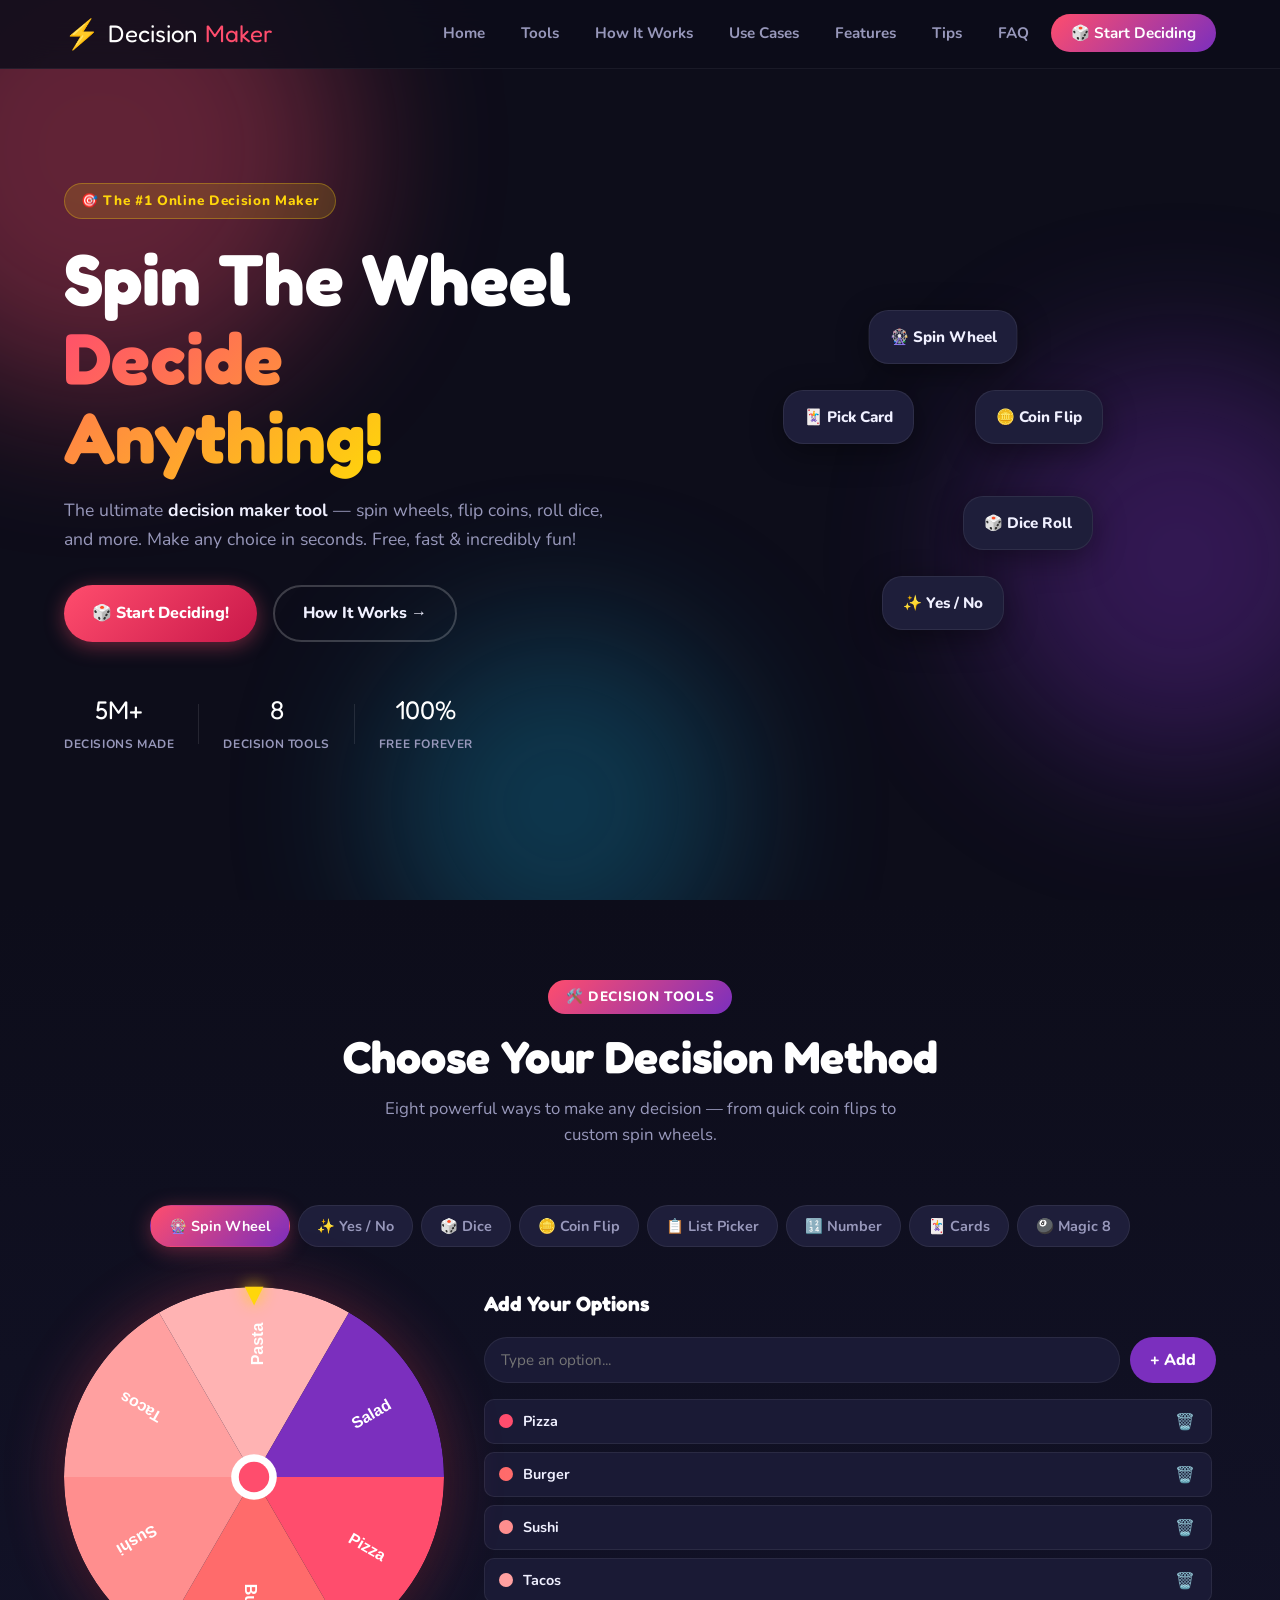
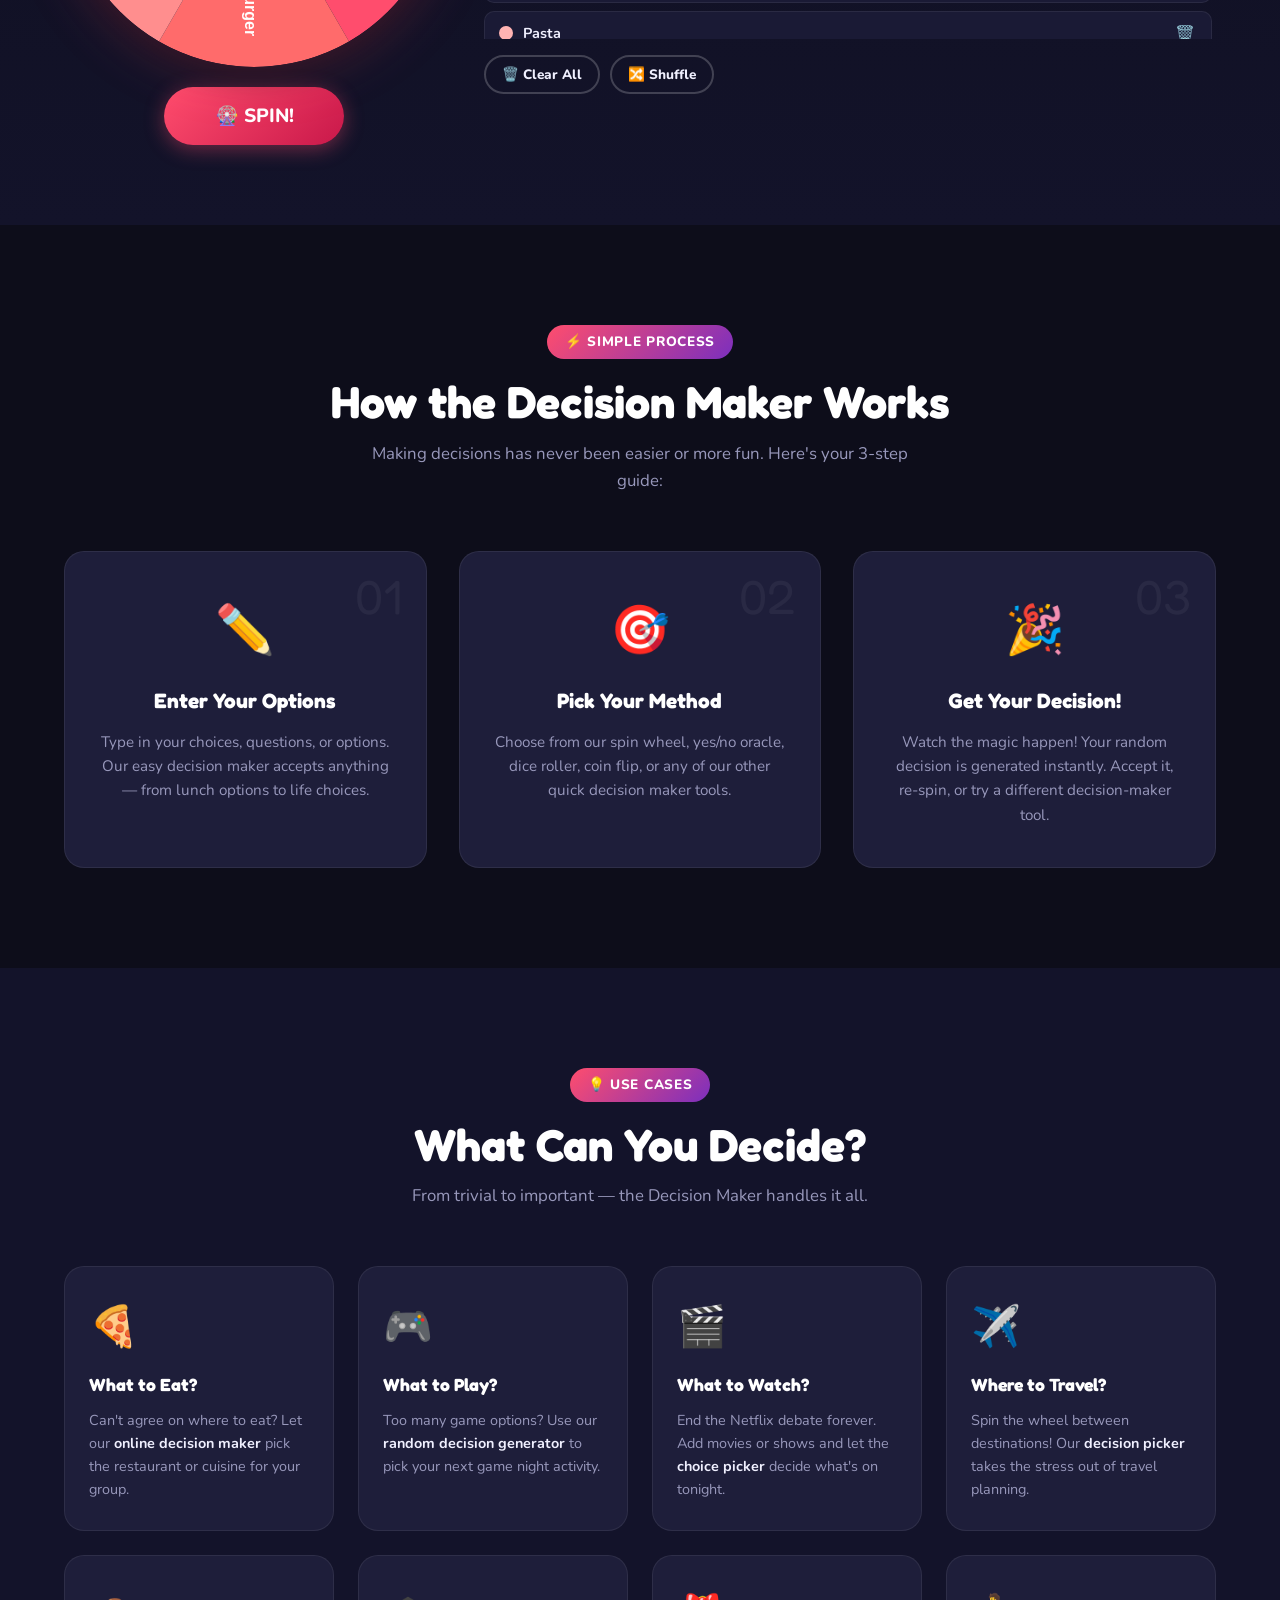
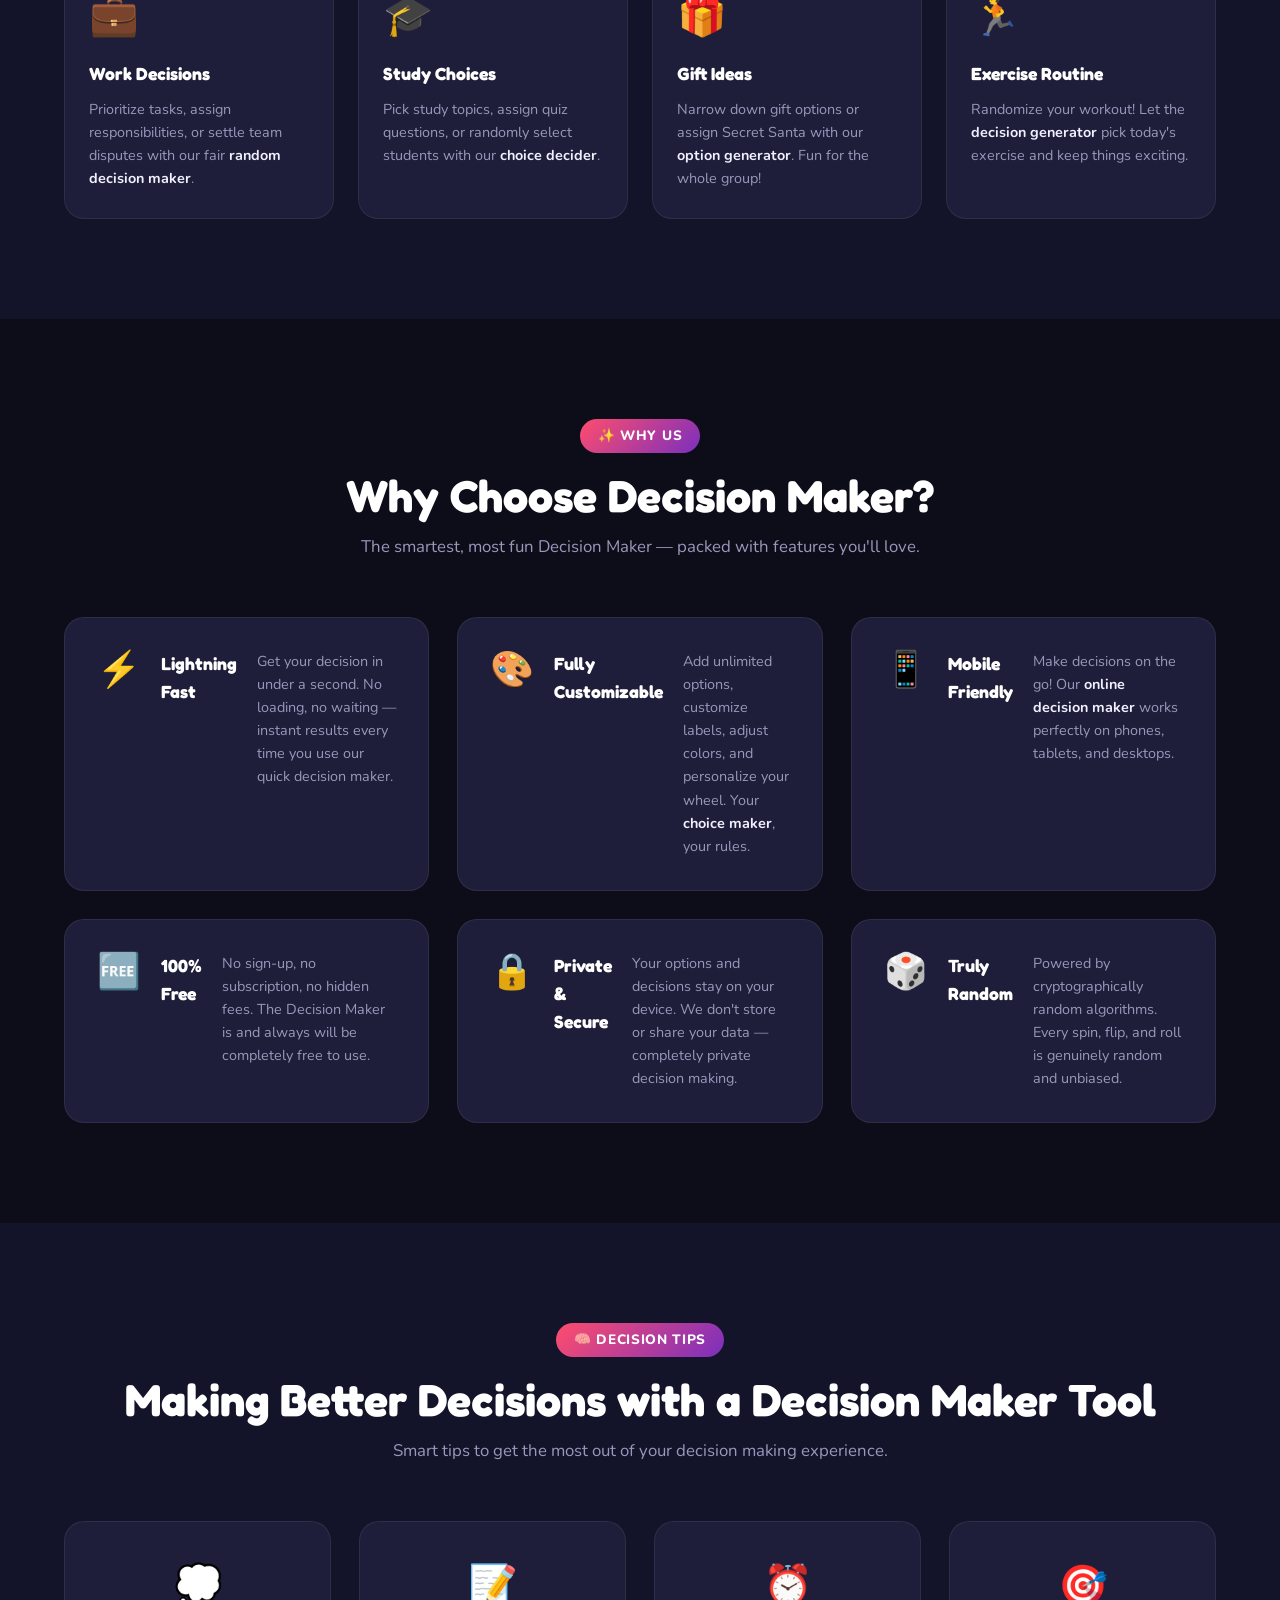
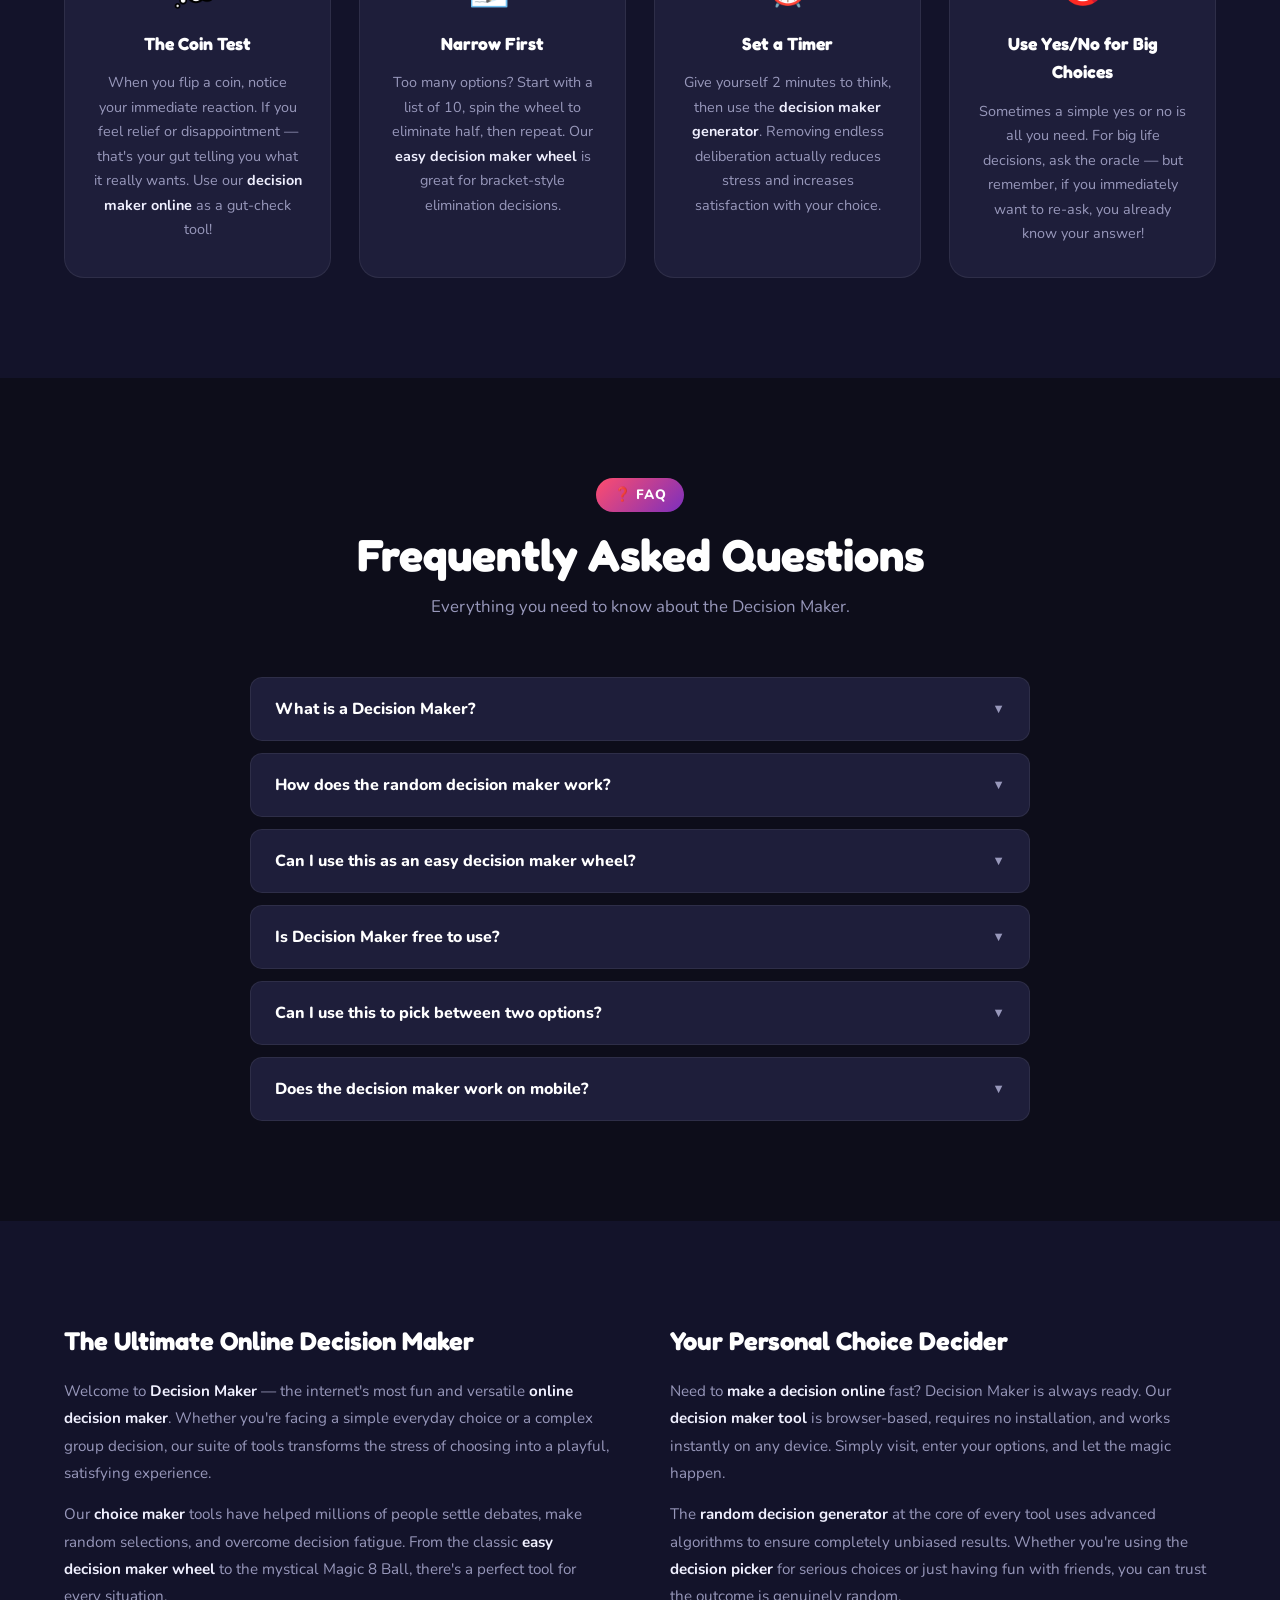
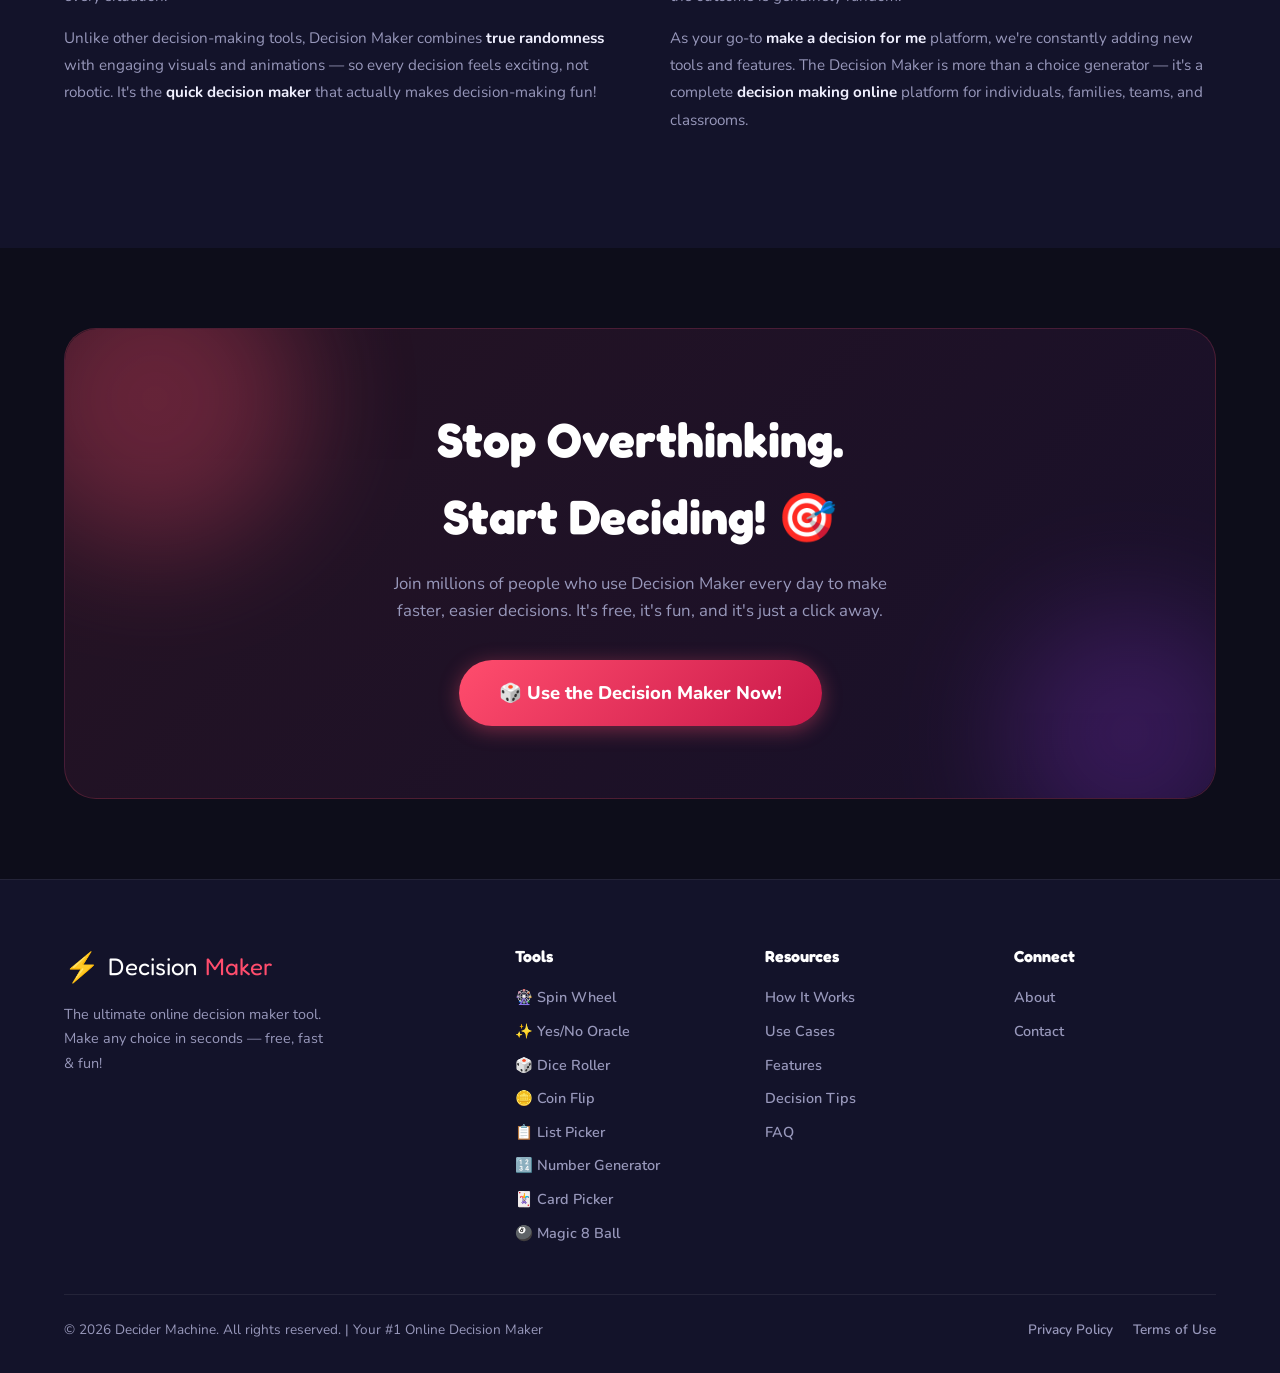
<file: index.html>
<!DOCTYPE html>
<html lang="en">
<head>
  <!-- Google tag (gtag.js) -->
<script async src="https://www.googletagmanager.com/gtag/js?id=G-GB8EKXFCYQ"></script>
<script>
  window.dataLayer = window.dataLayer || [];
  function gtag(){dataLayer.push(arguments);}
  gtag('js', new Date());

  gtag('config', 'G-GB8EKXFCYQ');
</script>
  <meta charset="UTF-8" />
  <meta name="viewport" content="width=device-width, initial-scale=1.0" />
  <title>Spin The Wheel – Online Decision Maker Tool | Choice Maker</title>
  <meta name="description" content="Make any decision in seconds! Decision Maker is the ultimate online decision maker with Spin Wheel, Yes/No Oracle, Dice Roller, Coin Flip & more. Free, fast & fun!" />
  <meta name="keywords" content="Decision Maker, decision maker, choice maker, easy decision maker, random decision maker, online decider, decision maker tool, spin wheel, yes no decision, dice roller" />
  <meta name="robots" content="index, follow" />
  <link rel="canonical" href="https://decidermachine.github.io/" />
  <link rel="icon" type="image/png" sizes="32x32" href="/favicon.png">

  <!-- Open Graph -->
  <meta property="og:type" content="website" />
  <meta property="og:url" content="https://decidermachine.github.io/" />
  <meta property="og:title" content="Decision Maker – Fun Online Decision Maker" />
  <meta property="og:description" content="Spin the wheel, flip a coin, or roll the dice. Let the Decision Maker make your choices fast and fun!" />
  <meta property="og:image" content="https://decidermachine.github.io/og-image.png" />

  <!-- Twitter Card -->
  <meta name="twitter:card" content="summary_large_image" />
  <meta name="twitter:title" content="Decision Maker – Online Decision Maker" />
  <meta name="twitter:description" content="The ultimate free online decision maker. Spin wheel, yes/no, dice and more!" />

  <!-- Schema Markup -->
  <script type="application/ld+json">
  {
    "@context": "https://schema.org",
    "@type": "WebApplication",
    "name": "Decision Maker",
    "url": "https://decidermachine.github.io",
    "description": "A fun, free online decision maker tool featuring a spin wheel, yes/no oracle, dice roller, coin flip, and more to help you make any decision instantly.",
    "applicationCategory": "UtilityApplication",
    "operatingSystem": "All",
    "offers": {
      "@type": "Offer",
      "price": "0",
      "priceCurrency": "USD"
    },
    "featureList": [
      "Spin Wheel Decision Maker",
      "Yes/No Oracle",
      "Dice Roller",
      "Coin Flip",
      "Choice Picker",
      "Decision Generator"
    ],
    "browserRequirements": "Requires JavaScript",
    "creator": {
      "@type": "Organization",
      "name": "Decision Maker",
      "url": "https://decidermachine.github.io"
    }
  }
  </script>
  <script type="application/ld+json">
  {
    "@context": "https://schema.org",
    "@type": "FAQPage",
    "mainEntity": [
      {
        "@type": "Question",
        "name": "What is Decision Maker?",
        "acceptedAnswer": {
          "@type": "Answer",
          "text": "Decision Maker is a free online decision maker tool that helps you make choices using fun methods like spin wheels, yes/no oracles, dice rolls, and more."
        }
      },
      {
        "@type": "Question",
        "name": "How does the random decision maker work?",
        "acceptedAnswer": {
          "@type": "Answer",
          "text": "Simply enter your options, choose your decision method (spin wheel, dice, coin flip, etc.), and click to get a random decision instantly."
        }
      },
      {
        "@type": "Question",
        "name": "Is Decision Maker free to use?",
        "acceptedAnswer": {
          "@type": "Answer",
          "text": "Yes! Decision Maker is completely free to use with no sign-up required."
        }
      }
    ]
  }
  </script>

  <link rel="preconnect" href="https://fonts.googleapis.com" />
  <link rel="preconnect" href="https://fonts.gstatic.com" crossorigin />
  <link href="https://fonts.googleapis.com/css2?family=Fredoka+One&family=Nunito:wght@400;600;700;800;900&display=swap" rel="stylesheet" />
  <link rel="stylesheet" href="style.css" />
</head>
<body>
  <div id="header-root"></div>

  <!-- HERO SECTION -->
  <section class="hero" id="home">
    <div class="hero-bg-blobs">
      <div class="blob blob1"></div>
      <div class="blob blob2"></div>
      <div class="blob blob3"></div>
    </div>
    <div class="hero-content">
      <div class="hero-badge">🎯 The #1 Online Decision Maker</div>
      <h1 class="hero-title">
        Spin The Wheel <br />
        <span class="highlight">Decide Anything!</span>
      </h1>
      <p class="hero-sub">The ultimate <strong>decision maker tool</strong> — spin wheels, flip coins, roll dice, and more. Make any choice in seconds. Free, fast &amp; incredibly fun!</p>
      <div class="hero-cta-group">
        <a href="#tools" class="btn btn-primary pulse-btn">🎲 Start Deciding!</a>
        <a href="#how-it-works" class="btn btn-ghost">How It Works →</a>
      </div>
      <div class="hero-stats">
        <div class="stat"><span class="stat-num">5M+</span><span class="stat-label">Decisions Made</span></div>
        <div class="stat-divider"></div>
        <div class="stat"><span class="stat-num">8</span><span class="stat-label">Decision Tools</span></div>
        <div class="stat-divider"></div>
        <div class="stat"><span class="stat-num">100%</span><span class="stat-label">Free Forever</span></div>
      </div>
    </div>
    <div class="hero-visual">
      <div class="floating-cards">
        <div class="fcard fc1">🎡 Spin Wheel</div>
        <div class="fcard fc2">🪙 Coin Flip</div>
        <div class="fcard fc3">🎲 Dice Roll</div>
        <div class="fcard fc4">✨ Yes / No</div>
        <div class="fcard fc5">🃏 Pick Card</div>
      </div>
    </div>
  </section>

  <!-- TOOLS SECTION -->
  <section class="tools-section" id="tools">
    <div class="container">
      <div class="section-header">
        <span class="section-tag">🛠️ Decision Tools</span>
        <h2>Choose Your Decision Method</h2>
        <p>Eight powerful ways to make any decision — from quick coin flips to custom spin wheels.</p>
      </div>
      <div class="tool-tabs">
        <button class="tab-btn active" data-tool="wheel">🎡 Spin Wheel</button>
        <button class="tab-btn" data-tool="yesno">✨ Yes / No</button>
        <button class="tab-btn" data-tool="dice">🎲 Dice</button>
        <button class="tab-btn" data-tool="coin">🪙 Coin Flip</button>
        <button class="tab-btn" data-tool="list">📋 List Picker</button>
        <button class="tab-btn" data-tool="number">🔢 Number</button>
        <button class="tab-btn" data-tool="cards">🃏 Cards</button>
        <button class="tab-btn" data-tool="magic8">🎱 Magic 8</button>
      </div>

      <!-- SPIN WHEEL -->
      <div class="tool-panel active" id="tool-wheel">
        <div class="tool-layout">
          <div class="wheel-area">
            <div class="wheel-container">
              <div class="wheel-pointer">▼</div>
              <canvas id="wheelCanvas" width="380" height="380"></canvas>
            </div>
            <button class="btn btn-primary spin-btn" id="spinBtn">🎡 SPIN!</button>
          </div>
          <div class="wheel-controls">
            <h3>Add Your Options</h3>
            <div class="option-input-group">
              <input type="text" id="wheelInput" placeholder="Type an option..." maxlength="40" />
              <button class="btn btn-add" id="addOptionBtn">+ Add</button>
            </div>
            <ul class="options-list" id="optionsList"></ul>
            <div class="wheel-actions">
              <button class="btn btn-sm btn-ghost" id="clearWheelBtn">🗑️ Clear All</button>
              <button class="btn btn-sm btn-ghost" id="shuffleWheelBtn">🔀 Shuffle</button>
            </div>
            <div class="result-box hidden" id="wheelResult">
              <div class="result-emoji">🎉</div>
              <div class="result-label">The wheel chose:</div>
              <div class="result-value" id="wheelResultText"></div>
            </div>
          </div>
        </div>
      </div>

      <!-- YES / NO -->
      <div class="tool-panel" id="tool-yesno">
        <div class="yesno-area">
          <div class="oracle-orb" id="oracleOrb">
            <div class="orb-inner">
              <div class="orb-text" id="orbText">Ask Me<br/>Anything</div>
            </div>
          </div>
          <div class="yesno-input-wrap">
            <input type="text" id="questionInput" placeholder="Type your question here..." class="question-input" />
            <button class="btn btn-primary" id="askOracleBtn">✨ Ask the Oracle!</button>
          </div>
          <div class="yesno-result hidden" id="yesnoResult">
            <div class="yesno-answer" id="yesnoAnswer"></div>
            <div class="yesno-msg" id="yesnoMsg"></div>
          </div>
          <div class="quick-btns">
            <button class="btn btn-yes" id="quickYes">👍 YES</button>
            <button class="btn btn-no" id="quickNo">👎 NO</button>
          </div>
        </div>
      </div>

      <!-- DICE -->
      <div class="tool-panel" id="tool-dice">
        <div class="dice-area">
          <div class="dice-selector">
            <label>Number of Dice:</label>
            <div class="dice-count-btns">
              <button class="dice-count-btn active" data-count="1">1</button>
              <button class="dice-count-btn" data-count="2">2</button>
              <button class="dice-count-btn" data-count="3">3</button>
              <button class="dice-count-btn" data-count="4">4</button>
              <button class="dice-count-btn" data-count="5">5</button>
              <button class="dice-count-btn" data-count="6">6</button>
            </div>
          </div>
          <div class="dice-selector">
            <label>Dice Type:</label>
            <div class="dice-type-btns">
              <button class="dice-type-btn active" data-sides="6">D6</button>
              <button class="dice-type-btn" data-sides="4">D4</button>
              <button class="dice-type-btn" data-sides="8">D8</button>
              <button class="dice-type-btn" data-sides="10">D10</button>
              <button class="dice-type-btn" data-sides="12">D12</button>
              <button class="dice-type-btn" data-sides="20">D20</button>
            </div>
          </div>
          <div class="dice-display" id="diceDisplay">
            <div class="die" id="die1"><span>?</span></div>
          </div>
          <button class="btn btn-primary" id="rollDiceBtn">🎲 Roll Dice!</button>
          <div class="dice-total" id="diceTotal"></div>
        </div>
      </div>

      <!-- COIN FLIP -->
      <div class="tool-panel" id="tool-coin">
        <div class="coin-area">
          <div class="coin-wrap">
            <div class="coin" id="coinEl">
              <div class="coin-face heads">H</div>
              <div class="coin-face tails">T</div>
            </div>
          </div>
          <div class="coin-labels">
            <input type="text" id="headsLabel" placeholder="Heads label..." value="Heads" maxlength="20" />
            <input type="text" id="tailsLabel" placeholder="Tails label..." value="Tails" maxlength="20" />
          </div>
          <button class="btn btn-primary" id="flipCoinBtn">🪙 Flip Coin!</button>
          <div class="coin-result hidden" id="coinResult">
            <div class="coin-result-text" id="coinResultText"></div>
            <div class="coin-streak" id="coinStreak"></div>
          </div>
          <div class="coin-history" id="coinHistory"></div>
        </div>
      </div>

      <!-- LIST PICKER -->
      <div class="tool-panel" id="tool-list">
        <div class="list-area">
          <h3>Random Choice Picker</h3>
          <p class="tool-desc">Enter your options (one per line) and let the decision maker pick for you!</p>
          <textarea id="listTextarea" placeholder="Pizza&#10;Burger&#10;Sushi&#10;Tacos&#10;Pasta" rows="8"></textarea>
          <div class="list-options-row">
            <label><input type="checkbox" id="removePicked" /> Remove picked item</label>
            <label><input type="checkbox" id="pickMultiple" /> Pick multiple</label>
            <input type="number" id="pickCount" value="1" min="1" max="20" style="width:60px" />
          </div>
          <button class="btn btn-primary" id="pickFromListBtn">🎯 Pick for Me!</button>
          <div class="list-result hidden" id="listResult">
            <div class="list-result-label">The decision maker chose:</div>
            <div class="list-result-value" id="listResultValue"></div>
          </div>
        </div>
      </div>

      <!-- NUMBER GENERATOR -->
      <div class="tool-panel" id="tool-number">
        <div class="number-area">
          <h3>Random Number Decision</h3>
          <p class="tool-desc">Generate a random number between any range for your decision making.</p>
          <div class="number-range">
            <div class="range-field">
              <label>Min</label>
              <input type="number" id="numMin" value="1" />
            </div>
            <div class="range-sep">to</div>
            <div class="range-field">
              <label>Max</label>
              <input type="number" id="numMax" value="100" />
            </div>
          </div>
          <div class="number-opts">
            <label><input type="checkbox" id="numExcludeOdd" /> Only Even</label>
            <label><input type="checkbox" id="numMultiPick" /> Pick multiple</label>
            <input type="number" id="numPickCount" value="1" min="1" max="10" style="width:55px" />
          </div>
          <button class="btn btn-primary" id="genNumberBtn">🔢 Generate!</button>
          <div class="number-result hidden" id="numberResult">
            <div class="number-display" id="numberDisplay"></div>
          </div>
          <div class="number-history" id="numberHistory"></div>
        </div>
      </div>

      <!-- CARD PICKER -->
      <div class="tool-panel" id="tool-cards">
        <div class="cards-area">
          <h3>Random Card Decision</h3>
          <p class="tool-desc">Draw a random playing card from a standard deck. Perfect for decision games!</p>
          <div class="card-display" id="cardDisplay">
            <div class="playing-card" id="playingCard">
              <div class="card-back">🂠</div>
              <div class="card-front hidden">
                <div class="card-value" id="cardValue"></div>
                <div class="card-suit" id="cardSuit"></div>
              </div>
            </div>
          </div>
          <div class="cards-btns">
            <button class="btn btn-primary" id="drawCardBtn">🃏 Draw Card!</button>
            <button class="btn btn-ghost btn-sm" id="resetDeckBtn">🔄 Reset Deck</button>
          </div>
          <div class="deck-info" id="deckInfo">52 cards remaining</div>
          <div class="drawn-cards" id="drawnCards"></div>
        </div>
      </div>

      <!-- MAGIC 8 BALL -->
      <div class="tool-panel" id="tool-magic8">
        <div class="magic8-area">
          <div class="m8-ball" id="m8Ball">
            <div class="m8-inner">
              <div class="m8-text" id="m8Text">🎱</div>
            </div>
          </div>
          <input type="text" id="m8Question" placeholder="Ask your question..." class="question-input" />
          <button class="btn btn-primary" id="m8Btn">🎱 Ask the 8 Ball!</button>
          <div class="m8-history" id="m8History"></div>
        </div>
      </div>
    </div>
  </section>

  <!-- HOW IT WORKS -->
  <section class="how-it-works" id="how-it-works">
    <div class="container">
      <div class="section-header">
        <span class="section-tag">⚡ Simple Process</span>
        <h2>How the Decision Maker Works</h2>
        <p>Making decisions has never been easier or more fun. Here's your 3-step guide:</p>
      </div>
      <div class="steps-grid">
        <div class="step-card">
          <div class="step-num">01</div>
          <div class="step-icon">✏️</div>
          <h3>Enter Your Options</h3>
          <p>Type in your choices, questions, or options. Our easy decision maker accepts anything — from lunch options to life choices.</p>
        </div>
        <div class="step-card">
          <div class="step-num">02</div>
          <div class="step-icon">🎯</div>
          <h3>Pick Your Method</h3>
          <p>Choose from our spin wheel, yes/no oracle, dice roller, coin flip, or any of our other quick decision maker tools.</p>
        </div>
        <div class="step-card">
          <div class="step-num">03</div>
          <div class="step-icon">🎉</div>
          <h3>Get Your Decision!</h3>
          <p>Watch the magic happen! Your random decision is generated instantly. Accept it, re-spin, or try a different decision-maker tool.</p>
        </div>
      </div>
    </div>
  </section>

  <!-- USE CASES -->
  <section class="use-cases" id="use-cases">
    <div class="container">
      <div class="section-header">
        <span class="section-tag">💡 Use Cases</span>
        <h2>What Can You Decide?</h2>
        <p>From trivial to important — the Decision Maker handles it all.</p>
      </div>
      <div class="cases-grid">
        <div class="case-card">
          <div class="case-icon">🍕</div>
          <h3>What to Eat?</h3>
          <p>Can't agree on where to eat? Let our <strong>online decision maker</strong> pick the restaurant or cuisine for your group.</p>
        </div>
        <div class="case-card">
          <div class="case-icon">🎮</div>
          <h3>What to Play?</h3>
          <p>Too many game options? Use our <strong>random decision generator</strong> to pick your next game night activity.</p>
        </div>
        <div class="case-card">
          <div class="case-icon">🎬</div>
          <h3>What to Watch?</h3>
          <p>End the Netflix debate forever. Add movies or shows and let the <strong>choice picker</strong> decide what's on tonight.</p>
        </div>
        <div class="case-card">
          <div class="case-icon">✈️</div>
          <h3>Where to Travel?</h3>
          <p>Spin the wheel between destinations! Our <strong>decision picker</strong> takes the stress out of travel planning.</p>
        </div>
        <div class="case-card">
          <div class="case-icon">💼</div>
          <h3>Work Decisions</h3>
          <p>Prioritize tasks, assign responsibilities, or settle team disputes with our fair <strong>random decision maker</strong>.</p>
        </div>
        <div class="case-card">
          <div class="case-icon">🎓</div>
          <h3>Study Choices</h3>
          <p>Pick study topics, assign quiz questions, or randomly select students with our <strong>choice decider</strong>.</p>
        </div>
        <div class="case-card">
          <div class="case-icon">🎁</div>
          <h3>Gift Ideas</h3>
          <p>Narrow down gift options or assign Secret Santa with our <strong>option generator</strong>. Fun for the whole group!</p>
        </div>
        <div class="case-card">
          <div class="case-icon">🏃</div>
          <h3>Exercise Routine</h3>
          <p>Randomize your workout! Let the <strong>decision generator</strong> pick today's exercise and keep things exciting.</p>
        </div>
      </div>
    </div>
  </section>

  <!-- FEATURES -->
  <section class="features" id="features">
    <div class="container">
      <div class="section-header">
        <span class="section-tag">✨ Why Us</span>
        <h2>Why Choose Decision Maker?</h2>
        <p>The smartest, most fun Decision Maker — packed with features you'll love.</p>
      </div>
      <div class="features-grid">
        <div class="feature-card">
          <div class="feat-icon">⚡</div>
          <h3>Lightning Fast</h3>
          <p>Get your decision in under a second. No loading, no waiting — instant results every time you use our quick decision maker.</p>
        </div>
        <div class="feature-card">
          <div class="feat-icon">🎨</div>
          <h3>Fully Customizable</h3>
          <p>Add unlimited options, customize labels, adjust colors, and personalize your wheel. Your <strong>choice maker</strong>, your rules.</p>
        </div>
        <div class="feature-card">
          <div class="feat-icon">📱</div>
          <h3>Mobile Friendly</h3>
          <p>Make decisions on the go! Our <strong>online decision maker</strong> works perfectly on phones, tablets, and desktops.</p>
        </div>
        <div class="feature-card">
          <div class="feat-icon">🆓</div>
          <h3>100% Free</h3>
          <p>No sign-up, no subscription, no hidden fees. The Decision Maker is and always will be completely free to use.</p>
        </div>
        <div class="feature-card">
          <div class="feat-icon">🔒</div>
          <h3>Private & Secure</h3>
          <p>Your options and decisions stay on your device. We don't store or share your data — completely private decision making.</p>
        </div>
        <div class="feature-card">
          <div class="feat-icon">🎲</div>
          <h3>Truly Random</h3>
          <p>Powered by cryptographically random algorithms. Every spin, flip, and roll is genuinely random and unbiased.</p>
        </div>
      </div>
    </div>
  </section>

  <!-- DECISION TIPS SECTION -->
  <section class="tips-section" id="tips">
    <div class="container">
      <div class="section-header">
        <span class="section-tag">🧠 Decision Tips</span>
        <h2>Making Better Decisions with a Decision Maker Tool</h2>
        <p>Smart tips to get the most out of your decision making experience.</p>
      </div>
      <div class="tips-grid">
        <div class="tip-card">
          <div class="tip-num">💭</div>
          <h3>The Coin Test</h3>
          <p>When you flip a coin, notice your immediate reaction. If you feel relief or disappointment — that's your gut telling you what it really wants. Use our <strong>decision maker online</strong> as a gut-check tool!</p>
        </div>
        <div class="tip-card">
          <div class="tip-num">📝</div>
          <h3>Narrow First</h3>
          <p>Too many options? Start with a list of 10, spin the wheel to eliminate half, then repeat. Our <strong>easy decision maker wheel</strong> is great for bracket-style elimination decisions.</p>
        </div>
        <div class="tip-card">
          <div class="tip-num">⏰</div>
          <h3>Set a Timer</h3>
          <p>Give yourself 2 minutes to think, then use the <strong>decision maker generator</strong>. Removing endless deliberation actually reduces stress and increases satisfaction with your choice.</p>
        </div>
        <div class="tip-card">
          <div class="tip-num">🎯</div>
          <h3>Use Yes/No for Big Choices</h3>
          <p>Sometimes a simple yes or no is all you need. For big life decisions, ask the oracle — but remember, if you immediately want to re-ask, you already know your answer!</p>
        </div>
      </div>
    </div>
  </section>

  <!-- FAQ SECTION -->
  <section class="faq-section" id="faq">
    <div class="container">
      <div class="section-header">
        <span class="section-tag">❓ FAQ</span>
        <h2>Frequently Asked Questions</h2>
        <p>Everything you need to know about the Decision Maker.</p>
      </div>
      <div class="faq-list">
        <div class="faq-item">
          <button class="faq-q">What is a Decision Maker? <span class="faq-arrow">▼</span></button>
          <div class="faq-a">
            <p>A <strong>Decision Maker</strong> is an online tool that helps you make decisions quickly and randomly. Whether you're struggling to pick between two options or need a completely random choice from a long list, a decision maker removes the paralysis of overthinking and gives you a clear answer instantly.</p>
          </div>
        </div>
        <div class="faq-item">
          <button class="faq-q">How does the random decision maker work? <span class="faq-arrow">▼</span></button>
          <div class="faq-a">
            <p>Our <strong>random decision maker</strong> uses a cryptographically random number generator to ensure completely unbiased results. For the spin wheel, the algorithm randomly determines the stopping point. For the yes/no oracle, dice, and other tools, genuine randomness ensures fair outcomes every single time.</p>
          </div>
        </div>
        <div class="faq-item">
          <button class="faq-q">Can I use this as an easy decision maker wheel? <span class="faq-arrow">▼</span></button>
          <div class="faq-a">
            <p>Absolutely! Our <strong>easy decision maker wheel</strong> lets you add up to unlimited options. Just type each choice, click Add, and hit Spin. The wheel will randomly land on one of your options. You can add, remove, or shuffle options at any time for a fresh spin.</p>
          </div>
        </div>
        <div class="faq-item">
          <button class="faq-q">Is Decision Maker free to use? <span class="faq-arrow">▼</span></button>
          <div class="faq-a">
            <p>Yes! Decision Maker is 100% free with no registration required. All tools — spin wheel, yes/no, dice, coin flip, card picker, and more — are completely free. There are no premium tiers, no ads disrupting your experience, and no hidden costs.</p>
          </div>
        </div>
        <div class="faq-item">
          <button class="faq-q">Can I use this to pick between two options? <span class="faq-arrow">▼</span></button>
          <div class="faq-a">
            <p>Definitely! Use the <strong>coin flip</strong> tool for a classic heads-or-tails decision, the <strong>Yes/No oracle</strong> for binary questions, or add just two options to the spin wheel. Our decision maker is perfect for picking between two options quickly.</p>
          </div>
        </div>
        <div class="faq-item">
          <button class="faq-q">Does the decision maker work on mobile? <span class="faq-arrow">▼</span></button>
          <div class="faq-a">
            <p>Yes! Our <strong>online decision maker</strong> is fully responsive and works on all devices — smartphones, tablets, and desktops. The touch-friendly interface makes it easy to spin wheels, flip coins, and make decisions on the go.</p>
          </div>
        </div>
      </div>
    </div>
  </section>

  <!-- KEYWORD-RICH CONTENT SECTION -->
  <section class="content-section" id="about">
    <div class="container">
      <div class="content-two-col">
        <div class="content-col">
          <h2>The Ultimate Online Decision Maker</h2>
          <p>Welcome to <strong>Decision Maker</strong> — the internet's most fun and versatile <strong>online decision maker</strong>. Whether you're facing a simple everyday choice or a complex group decision, our suite of tools transforms the stress of choosing into a playful, satisfying experience.</p>
          <p>Our <strong>choice maker</strong> tools have helped millions of people settle debates, make random selections, and overcome decision fatigue. From the classic <strong>easy decision maker wheel</strong> to the mystical Magic 8 Ball, there's a perfect tool for every situation.</p>
          <p>Unlike other decision-making tools, Decision Maker combines <strong>true randomness</strong> with engaging visuals and animations — so every decision feels exciting, not robotic. It's the <strong>quick decision maker</strong> that actually makes decision-making fun!</p>
        </div>
        <div class="content-col">
          <h2>Your Personal Choice Decider</h2>
          <p>Need to <strong>make a decision online</strong> fast? Decision Maker is always ready. Our <strong>decision maker tool</strong> is browser-based, requires no installation, and works instantly on any device. Simply visit, enter your options, and let the magic happen.</p>
          <p>The <strong>random decision generator</strong> at the core of every tool uses advanced algorithms to ensure completely unbiased results. Whether you're using the <strong>decision picker</strong> for serious choices or just having fun with friends, you can trust the outcome is genuinely random.</p>
          <p>As your go-to <strong>make a decision for me</strong> platform, we're constantly adding new tools and features. The Decision Maker is more than a choice generator — it's a complete <strong>decision making online</strong> platform for individuals, families, teams, and classrooms.</p>
        </div>
      </div>
    </div>
  </section>

  <!-- CTA SECTION -->
  <section class="cta-section">
    <div class="container">
      <div class="cta-box">
        <div class="cta-blobs">
          <div class="cta-blob cb1"></div>
          <div class="cta-blob cb2"></div>
        </div>
        <h2>Stop Overthinking.<br/>Start Deciding! 🎯</h2>
        <p>Join millions of people who use Decision Maker every day to make faster, easier decisions. It's free, it's fun, and it's just a click away.</p>
        <a href="#tools" class="btn btn-primary btn-lg pulse-btn">🎲 Use the Decision Maker Now!</a>
      </div>
    </div>
  </section>

  <div id="footer-root"></div>

  <!-- Confetti canvas -->
  <canvas id="confettiCanvas"></canvas>

  <script src="components.js"></script>
  <script src="app.js"></script>
</body>
</html>
</file>
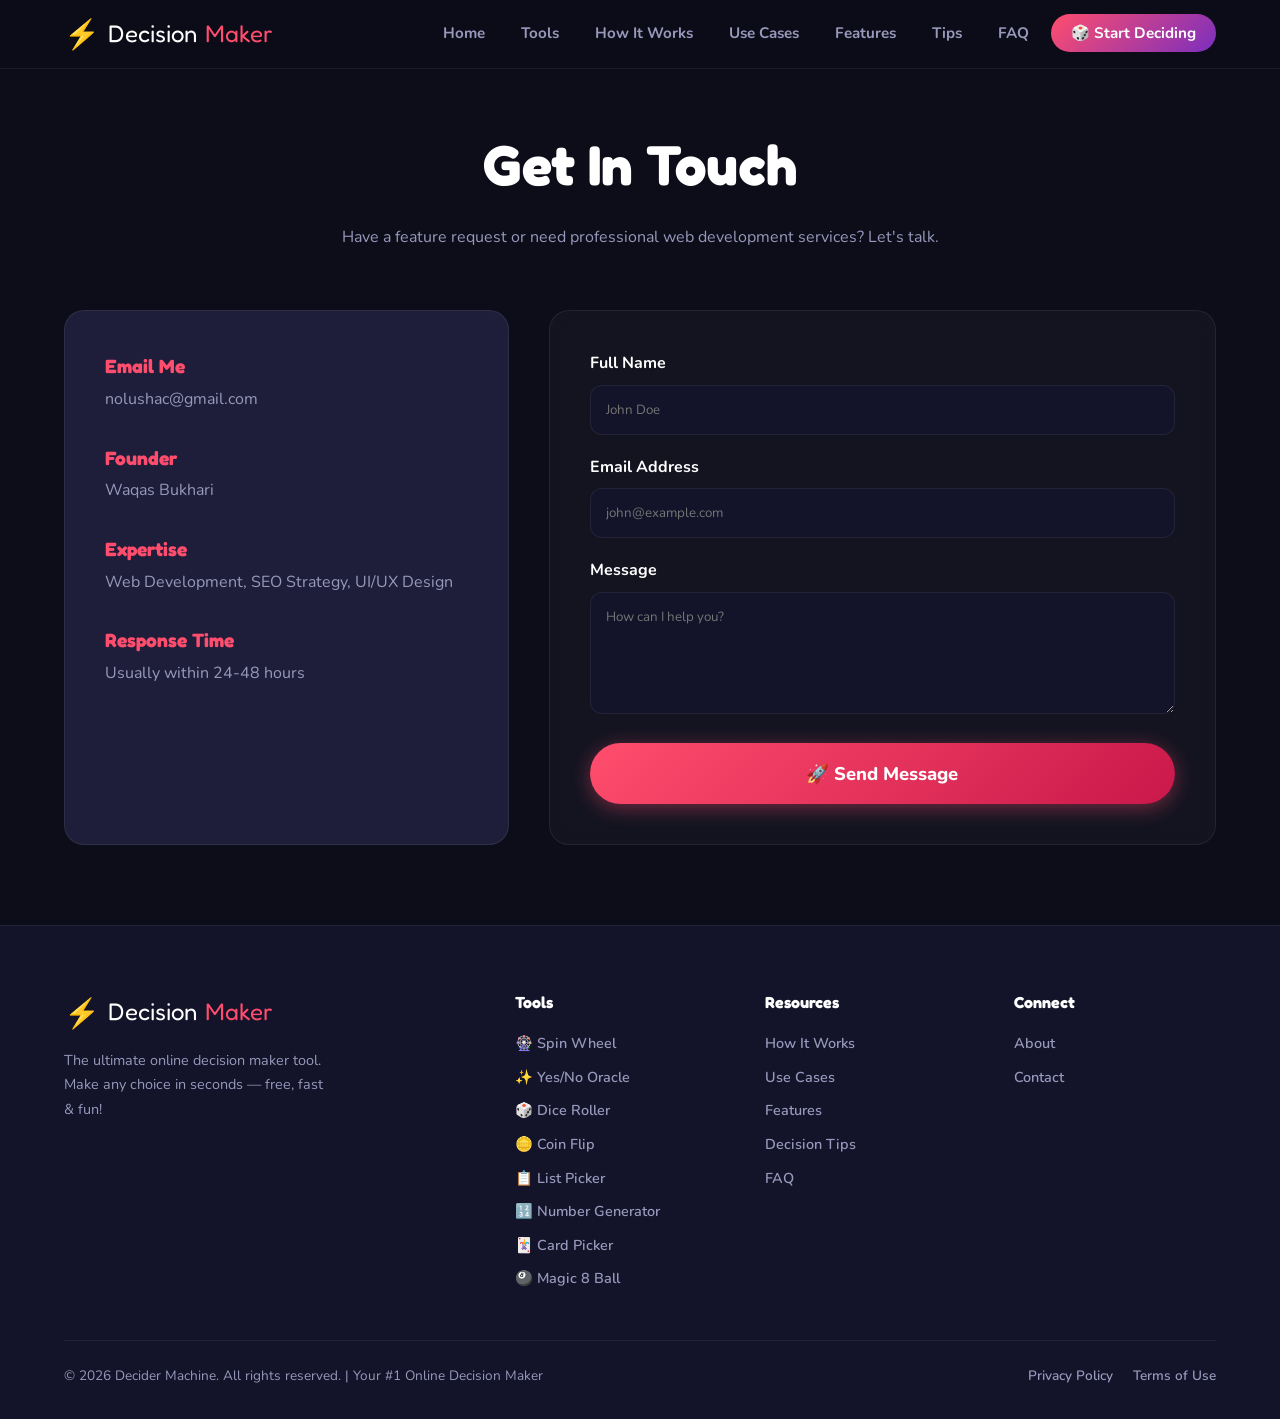
<file: contact.html>
<!DOCTYPE html>
<html lang="en">
<head>
    <meta charset="UTF-8">
    <meta name="viewport" content="width=device-width, initial-scale=1.0">
    <title>Contact Us - Decider Machine</title>
    <link rel="stylesheet" href="style.css">
    <link href="https://fonts.googleapis.com/css2?family=Fredoka+One&family=Nunito:wght@400;700;800&display=swap" rel="stylesheet">
    <link rel="icon" type="image/png" sizes="32x32" href="/favicon.png">
    <style>
        .contact-hero { padding: 120px 0 60px; text-align: center; }
        .contact-hero h1 { font-family: var(--font-display); font-size: 3.5rem; color: var(--white); margin-bottom: 15px; }
        .contact-grid { display: grid; grid-template-columns: 1fr 1.5fr; gap: 40px; margin-bottom: 80px; }
        .contact-info { background: var(--card-bg); padding: 40px; border-radius: var(--radius); border: 1px solid var(--card-border); }
        .info-item { margin-bottom: 30px; }
        .info-item h3 { font-family: var(--font-display); color: var(--primary); margin-bottom: 5px; font-size: 1.2rem; }
        .info-item p { color: var(--text-muted); }
        .contact-form { background: rgba(255, 255, 255, 0.03); padding: 40px; border-radius: var(--radius); border: 1px solid var(--card-border); backdrop-filter: blur(10px); }
        .form-group { margin-bottom: 20px; text-align: left; }
        .form-group label { display: block; color: var(--white); margin-bottom: 8px; font-weight: 700; }
        .form-group input, .form-group textarea { width: 100%; padding: 15px; border-radius: var(--radius-sm); border: 1px solid var(--card-border); background: var(--bg2); color: var(--white); font-family: var(--font-body); outline: none; transition: border-color 0.3s; }
        .form-group input:focus, .form-group textarea:focus { border-color: var(--primary); }
        @media (max-width: 900px) { .contact-grid { grid-template-columns: 1fr; } }
    </style>
</head>
<body>
    <div id="header-root"></div>

    <section class="container">
        <div class="contact-hero">
            <h1>Get In <span>Touch</span></h1>
            <p style="color: var(--text-muted)">Have a feature request or need professional web development services? Let's talk.</p>
        </div>

        <div class="contact-grid">
            <div class="contact-info">
                <div class="info-item">
                    <h3>Email Me</h3>
                    <p>nolushac@gmail.com</p>
                </div>
                <div class="info-item">
                    <h3>Founder</h3>
                    <p>Waqas Bukhari</p>
                </div>
                <div class="info-item">
                    <h3>Expertise</h3>
                    <p>Web Development, SEO Strategy, UI/UX Design</p>
                </div>
                <div class="info-item">
                    <h3>Response Time</h3>
                    <p>Usually within 24-48 hours</p>
                </div>
            </div>

            <form class="contact-form" action="https://formspree.io/f/YOUR_ID" method="POST">
                <div class="form-group">
                    <label>Full Name</label>
                    <input type="text" name="name" placeholder="John Doe" required>
                </div>
                <div class="form-group">
                    <label>Email Address</label>
                    <input type="email" name="email" placeholder="john@example.com" required>
                </div>
                <div class="form-group">
                    <label>Message</label>
                    <textarea name="message" rows="5" placeholder="How can I help you?" required></textarea>
                </div>
                <button type="submit" class="btn btn-primary btn-lg" style="width: 100%">🚀 Send Message</button>
            </form>
        </div>
    </section>

    <div id="footer-root"></div>
    <script src="components.js"></script>
    <script>initComponents();</script>
</body>
</html>
</file>
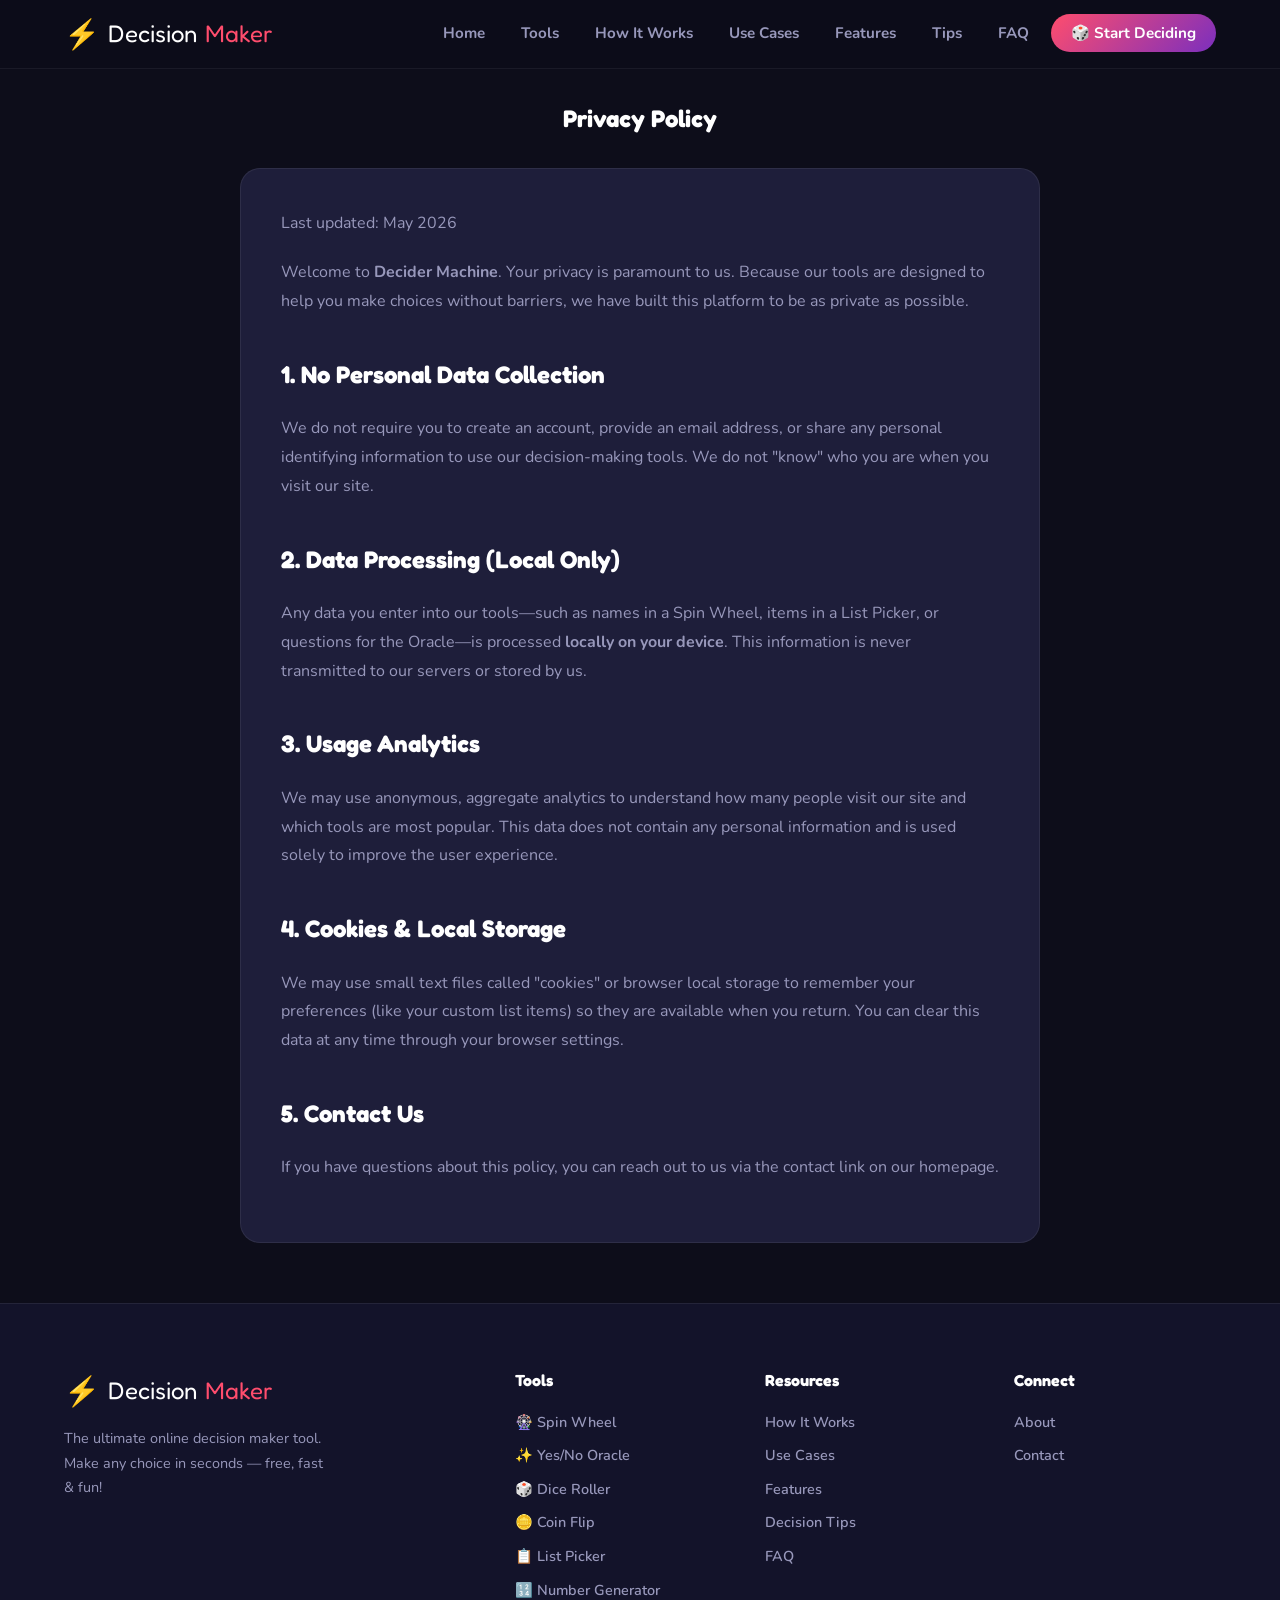
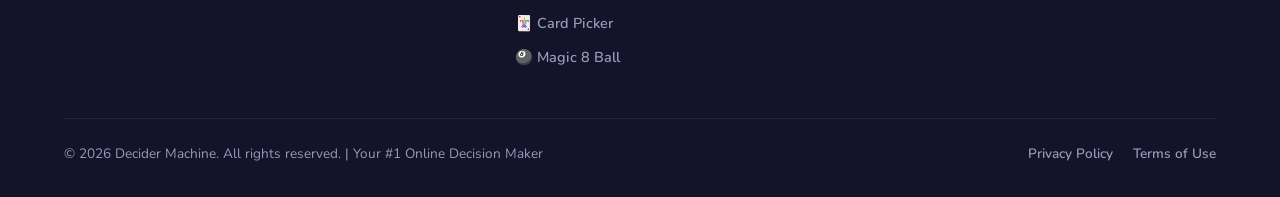
<file: privacy.html>
<!DOCTYPE html>
<html lang="en">
<head>
    <meta charset="UTF-8">
    <meta name="viewport" content="width=device-width, initial-scale=1.0">
    <title>Privacy Policy - Decider Machine</title>
    <link rel="stylesheet" href="style.css">
    <link href="https://fonts.googleapis.com/css2?family=Fredoka+One&family=Nunito:wght@400;700;800&display=swap" rel="stylesheet">
    <link rel="icon" type="image/png" sizes="32x32" href="/favicon.png">
    <style>
        .legal-content { padding: 100px 0 60px; max-width: 800px; margin: 0 auto; color: var(--text-muted); }
        .legal-content h1 { font-family: var(--font-display); color: var(--white); margin-bottom: 30px; text-align: center; }
        .legal-content h2 { font-family: var(--font-display); color: var(--white); margin: 40px 0 20px; font-size: 1.5rem; }
        .legal-content p { margin-bottom: 20px; line-height: 1.8; }
        .legal-card { background: var(--card-bg); border: 1px solid var(--card-border); padding: 40px; border-radius: var(--radius); }
    </style>
</head>
<body>
    <div id="header-root"></div>

    <section class="container">
        <div class="legal-content">
            <h1>Privacy Policy</h1>
            <div class="legal-card">
                <p>Last updated: May 2026</p>
                <p>Welcome to <strong>Decider Machine</strong>. Your privacy is paramount to us. Because our tools are designed to help you make choices without barriers, we have built this platform to be as private as possible.</p>

                <h2>1. No Personal Data Collection</h2>
                <p>We do not require you to create an account, provide an email address, or share any personal identifying information to use our decision-making tools. We do not "know" who you are when you visit our site.</p>

                <h2>2. Data Processing (Local Only)</h2>
                <p>Any data you enter into our tools—such as names in a Spin Wheel, items in a List Picker, or questions for the Oracle—is processed <strong>locally on your device</strong>. This information is never transmitted to our servers or stored by us.</p>

                <h2>3. Usage Analytics</h2>
                <p>We may use anonymous, aggregate analytics to understand how many people visit our site and which tools are most popular. This data does not contain any personal information and is used solely to improve the user experience.</p>

                <h2>4. Cookies & Local Storage</h2>
                <p>We may use small text files called "cookies" or browser local storage to remember your preferences (like your custom list items) so they are available when you return. You can clear this data at any time through your browser settings.</p>

                <h2>5. Contact Us</h2>
                <p>If you have questions about this policy, you can reach out to us via the contact link on our homepage.</p>
            </div>
        </div>
    </section>

    <div id="footer-root"></div>
    <script src="components.js"></script>
    <script>initComponents();</script>
</body>
</html>
</file>
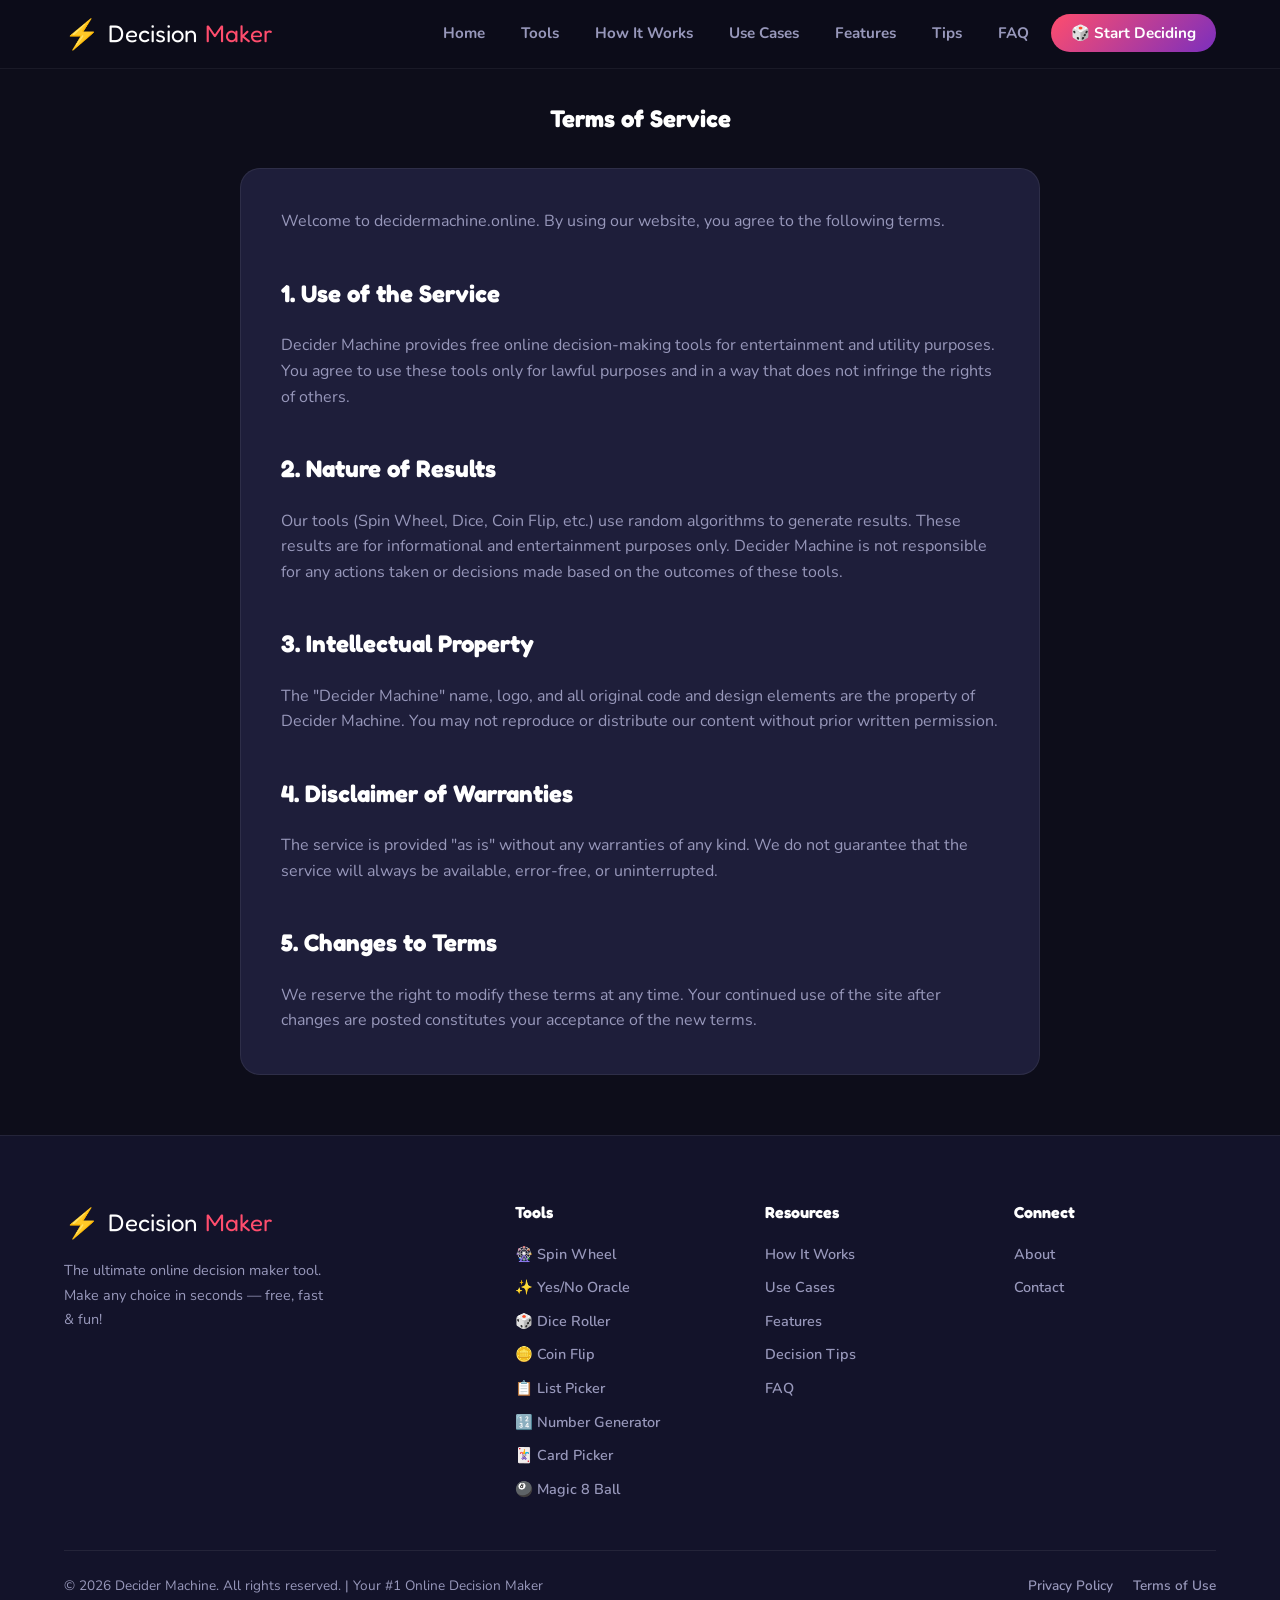
<file: terms.html>
<!DOCTYPE html>
<html lang="en">
<head>
    <meta charset="UTF-8">
    <meta name="viewport" content="width=device-width, initial-scale=1.0">
    <title>Terms of Service - Decider Machine</title>
    <link rel="stylesheet" href="style.css">
    <link href="https://fonts.googleapis.com/css2?family=Fredoka+One&family=Nunito:wght@400;700;800&display=swap" rel="stylesheet">
    <link rel="icon" type="image/png" sizes="32x32" href="/favicon.png">
    <style>
        .legal-content { padding: 100px 0 60px; max-width: 800px; margin: 0 auto; color: var(--text-muted); }
        .legal-content h1 { font-family: var(--font-display); color: var(--white); margin-bottom: 30px; text-align: center; }
        .legal-content h2 { font-family: var(--font-display); color: var(--white); margin: 40px 0 20px; font-size: 1.5rem; }
        .legal-card { background: var(--card-bg); border: 1px solid var(--card-border); padding: 40px; border-radius: var(--radius); }
    </style>
</head>
<body>
    <div id="header-root"></div>

    <section class="container">
        <div class="legal-content">
            <h1>Terms of Service</h1>
            <div class="legal-card">
                <p>Welcome to decidermachine.online. By using our website, you agree to the following terms.</p>

                <h2>1. Use of the Service</h2>
                <p>Decider Machine provides free online decision-making tools for entertainment and utility purposes. You agree to use these tools only for lawful purposes and in a way that does not infringe the rights of others.</p>

                <h2>2. Nature of Results</h2>
                <p>Our tools (Spin Wheel, Dice, Coin Flip, etc.) use random algorithms to generate results. These results are for informational and entertainment purposes only. Decider Machine is not responsible for any actions taken or decisions made based on the outcomes of these tools.</p>

                <h2>3. Intellectual Property</h2>
                <p>The "Decider Machine" name, logo, and all original code and design elements are the property of Decider Machine. You may not reproduce or distribute our content without prior written permission.</p>

                <h2>4. Disclaimer of Warranties</h2>
                <p>The service is provided "as is" without any warranties of any kind. We do not guarantee that the service will always be available, error-free, or uninterrupted.</p>

                <h2>5. Changes to Terms</h2>
                <p>We reserve the right to modify these terms at any time. Your continued use of the site after changes are posted constitutes your acceptance of the new terms.</p>
            </div>
        </div>
    </section>

    <div id="footer-root"></div>
    <script src="components.js"></script>
    <script>initComponents();</script>
</body>
</html>
</file>
<file: style.css>
/* ============================
   DECIDER MACHINE - MAIN STYLES
   decidermachine.online
   ============================ */

:root {
  --primary: #FF4D6D;
  --primary-dark: #C9184A;
  --secondary: #7B2FBE;
  --accent: #FFD60A;
  --accent2: #06D6A0;
  --accent3: #118AB2;
  --bg: #0D0D1A;
  --bg2: #13132A;
  --bg3: #1A1A35;
  --card-bg: #1E1E3A;
  --card-border: rgba(255,255,255,0.07);
  --text: #F0F0FF;
  --text-muted: #9898BB;
  --white: #FFFFFF;
  --radius: 20px;
  --radius-sm: 12px;
  --shadow: 0 8px 32px rgba(0,0,0,0.4);
  --shadow-glow: 0 0 40px rgba(255,77,109,0.25);
  --font-display: 'Fredoka One', cursive;
  --font-body: 'Nunito', sans-serif;
}

*, *::before, *::after { box-sizing: border-box; margin: 0; padding: 0; }

html { scroll-behavior: smooth; }

body {
  font-family: var(--font-body);
  background: var(--bg);
  color: var(--text);
  overflow-x: hidden;
  line-height: 1.6;
}

/* ---- UTILS ---- */
.container { max-width: 1200px; margin: 0 auto; padding: 0 24px; }
.hidden { display: none !important; }

/* ---- BUTTONS ---- */
.btn {
  display: inline-flex;
  align-items: center;
  justify-content: center;
  gap: 8px;
  padding: 14px 28px;
  border-radius: 50px;
  font-family: var(--font-body);
  font-weight: 800;
  font-size: 1rem;
  border: none;
  cursor: pointer;
  transition: all 0.25s cubic-bezier(0.34, 1.56, 0.64, 1);
  text-decoration: none;
  white-space: nowrap;
}
.btn:hover { transform: translateY(-3px) scale(1.03); }
.btn:active { transform: scale(0.97); }

.btn-primary {
  background: linear-gradient(135deg, var(--primary), var(--primary-dark));
  color: #fff;
  box-shadow: 0 4px 20px rgba(255,77,109,0.4);
}
.btn-primary:hover { box-shadow: 0 8px 30px rgba(255,77,109,0.6); }

.btn-ghost {
  background: transparent;
  color: var(--text);
  border: 2px solid rgba(255,255,255,0.2);
}
.btn-ghost:hover { background: rgba(255,255,255,0.07); border-color: rgba(255,255,255,0.4); }

.btn-sm { padding: 8px 16px; font-size: 0.85rem; }
.btn-lg { padding: 18px 40px; font-size: 1.15rem; }

.btn-add {
  background: var(--secondary);
  color: #fff;
  border: none;
  padding: 12px 20px;
  border-radius: 50px;
  font-family: var(--font-body);
  font-weight: 800;
  cursor: pointer;
  transition: all 0.2s;
}
.btn-add:hover { background: #6A1FA8; transform: scale(1.05); }

.btn-yes {
  background: linear-gradient(135deg, var(--accent2), #04A87F);
  color: #fff;
  border: none;
  padding: 14px 32px;
  border-radius: 50px;
  font-weight: 800;
  font-size: 1.1rem;
  cursor: pointer;
  transition: all 0.25s;
  font-family: var(--font-body);
}
.btn-yes:hover { transform: translateY(-3px) scale(1.05); box-shadow: 0 8px 25px rgba(6,214,160,0.4); }

.btn-no {
  background: linear-gradient(135deg, var(--primary), var(--primary-dark));
  color: #fff;
  border: none;
  padding: 14px 32px;
  border-radius: 50px;
  font-weight: 800;
  font-size: 1.1rem;
  cursor: pointer;
  transition: all 0.25s;
  font-family: var(--font-body);
}
.btn-no:hover { transform: translateY(-3px) scale(1.05); box-shadow: 0 8px 25px rgba(255,77,109,0.4); }

.pulse-btn {
  animation: pulse-anim 2.5s ease-in-out infinite;
}
@keyframes pulse-anim {
  0%, 100% { box-shadow: 0 4px 20px rgba(255,77,109,0.4); }
  50% { box-shadow: 0 4px 40px rgba(255,77,109,0.8), 0 0 80px rgba(255,77,109,0.2); }
}

/* ---- SECTION HEADERS ---- */
.section-header {
  text-align: center;
  margin-bottom: 56px;
}
.section-tag {
  display: inline-block;
  background: linear-gradient(135deg, var(--primary), var(--secondary));
  color: #fff;
  padding: 6px 18px;
  border-radius: 50px;
  font-size: 0.85rem;
  font-weight: 800;
  letter-spacing: 0.05em;
  text-transform: uppercase;
  margin-bottom: 16px;
}
.section-header h2 {
  font-family: var(--font-display);
  font-size: clamp(1.8rem, 4vw, 2.8rem);
  color: var(--white);
  margin-bottom: 12px;
  line-height: 1.2;
}
.section-header p {
  color: var(--text-muted);
  font-size: 1.05rem;
  max-width: 560px;
  margin: 0 auto;
}

/* ======================== HEADER ======================== */
.site-header {
  position: fixed;
  top: 0; left: 0; right: 0;
  z-index: 1000;
  background: rgba(13,13,26,0.85);
  backdrop-filter: blur(20px);
  border-bottom: 1px solid rgba(255,255,255,0.06);
  transition: all 0.3s;
}
.site-header.scrolled {
  background: rgba(13,13,26,0.97);
  box-shadow: 0 4px 30px rgba(0,0,0,0.5);
}
.header-inner {
  display: flex;
  align-items: center;
  justify-content: space-between;
  max-width: 1200px;
  margin: 0 auto;
  padding: 0 24px;
  height: 68px;
}
.logo {
  font-family: var(--font-display);
  font-size: 1.5rem;
  color: var(--white);
  text-decoration: none;
  display: flex;
  align-items: center;
  gap: 8px;
}
.logo-emoji { font-size: 1.8rem; animation: spin-logo 6s linear infinite; display: inline-block; }
@keyframes spin-logo { 0%,90% { transform: rotate(0); } 95% { transform: rotate(360deg); } 100% { transform: rotate(360deg); } }
.logo span { color: var(--primary); }

.nav-links {
  display: flex;
  align-items: center;
  gap: 8px;
  list-style: none;
}
.nav-links a {
  color: var(--text-muted);
  text-decoration: none;
  font-weight: 700;
  font-size: 0.95rem;
  padding: 8px 14px;
  border-radius: 8px;
  transition: all 0.2s;
}
.nav-links a:hover { color: var(--white); background: rgba(255,255,255,0.07); }

.nav-cta {
  background: linear-gradient(135deg, var(--primary), var(--secondary));
  color: #fff !important;
  border-radius: 50px !important;
  padding: 9px 20px !important;
}
.nav-cta:hover { transform: translateY(-2px); box-shadow: 0 4px 15px rgba(255,77,109,0.4); }

.hamburger {
  display: none;
  flex-direction: column;
  gap: 5px;
  cursor: pointer;
  padding: 8px;
  background: none;
  border: none;
}
.hamburger span {
  display: block;
  width: 24px;
  height: 2px;
  background: var(--white);
  border-radius: 2px;
  transition: all 0.3s;
}
.mobile-nav {
  display: none;
  flex-direction: column;
  background: var(--bg2);
  border-top: 1px solid var(--card-border);
  padding: 16px 24px;
  gap: 4px;
}
.mobile-nav a {
  color: var(--text);
  text-decoration: none;
  font-weight: 700;
  padding: 12px 16px;
  border-radius: 10px;
  transition: all 0.2s;
}
.mobile-nav a:hover { background: rgba(255,255,255,0.07); }
.mobile-nav.open { display: flex; }

/* ======================== HERO ======================== */
.hero {
  position: relative;
  min-height: 100vh;
  display: flex;
  align-items: center;
  padding: 100px 24px 60px;
  overflow: hidden;
  max-width: 1200px;
  margin: 0 auto;
  gap: 60px;
}
.hero-bg-blobs {
  position: fixed;
  inset: 0;
  pointer-events: none;
  z-index: -1;
}
.blob {
  position: absolute;
  border-radius: 50%;
  filter: blur(80px);
  opacity: 0.35;
  animation: float-blob 10s ease-in-out infinite;
}
.blob1 { width: 500px; height: 500px; background: var(--primary); top: -100px; left: -150px; animation-delay: 0s; }
.blob2 { width: 400px; height: 400px; background: var(--secondary); top: 40%; right: -100px; animation-delay: -4s; }
.blob3 { width: 350px; height: 350px; background: var(--accent3); bottom: -80px; left: 30%; animation-delay: -8s; }
@keyframes float-blob {
  0%, 100% { transform: translate(0,0) scale(1); }
  33% { transform: translate(30px,-30px) scale(1.05); }
  66% { transform: translate(-20px,20px) scale(0.95); }
}

.hero-content { flex: 1; max-width: 600px; }
.hero-badge {
  display: inline-block;
  background: rgba(255,214,10,0.15);
  color: var(--accent);
  border: 1px solid rgba(255,214,10,0.3);
  padding: 6px 16px;
  border-radius: 50px;
  font-size: 0.85rem;
  font-weight: 800;
  letter-spacing: 0.05em;
  margin-bottom: 20px;
  animation: slideDown 0.6s ease 0.2s both;
}
.hero-title {
  font-family: var(--font-display);
  font-size: clamp(2.5rem, 6vw, 4.5rem);
  line-height: 1.1;
  color: var(--white);
  margin-bottom: 20px;
  animation: slideDown 0.6s ease 0.3s both;
}
.hero-title .highlight {
  background: linear-gradient(135deg, var(--primary), var(--accent));
  -webkit-background-clip: text;
  -webkit-text-fill-color: transparent;
  background-clip: text;
}
.hero-sub {
  color: var(--text-muted);
  font-size: 1.1rem;
  margin-bottom: 32px;
  animation: slideDown 0.6s ease 0.4s both;
}
.hero-sub strong { color: var(--text); }

.hero-cta-group {
  display: flex;
  gap: 16px;
  flex-wrap: wrap;
  margin-bottom: 48px;
  animation: slideDown 0.6s ease 0.5s both;
}

.hero-stats {
  display: flex;
  align-items: center;
  gap: 24px;
  animation: slideDown 0.6s ease 0.6s both;
}
.stat { text-align: center; }
.stat-num { display: block; font-family: var(--font-display); font-size: 1.6rem; color: var(--white); }
.stat-label { font-size: 0.75rem; color: var(--text-muted); font-weight: 700; text-transform: uppercase; letter-spacing: 0.05em; }
.stat-divider { width: 1px; height: 40px; background: rgba(255,255,255,0.1); }

.hero-visual {
  flex: 1;
  display: flex;
  align-items: center;
  justify-content: center;
  position: relative;
  min-height: 350px;
}
.floating-cards {
  position: relative;
  width: 320px;
  height: 320px;
}
.fcard {
  position: absolute;
  background: var(--card-bg);
  border: 1px solid var(--card-border);
  border-radius: var(--radius);
  padding: 14px 20px;
  font-weight: 800;
  font-size: 0.95rem;
  color: var(--text);
  box-shadow: var(--shadow);
  animation: float-card 4s ease-in-out infinite;
  white-space: nowrap;
}
.fc1 { top: 0; left: 50%; transform: translateX(-50%); animation-delay: 0s; }
.fc2 { top: 80px; right: 0; animation-delay: -1s; }
.fc3 { bottom: 80px; right: 10px; animation-delay: -2s; }
.fc4 { bottom: 0; left: 50%; transform: translateX(-50%); animation-delay: -3s; }
.fc5 { top: 80px; left: 0; animation-delay: -1.5s; }

@keyframes float-card {
  0%, 100% { transform: translateY(0) translateX(var(--tx, 0)); }
  50% { transform: translateY(-12px) translateX(var(--tx, 0)); }
}
.fc1, .fc4 { --tx: -50%; }

@keyframes slideDown {
  from { opacity: 0; transform: translateY(-20px); }
  to { opacity: 1; transform: translateY(0); }
}

/* ======================== TOOLS ======================== */
.tools-section {
  padding: 80px 0;
  background: linear-gradient(180deg, var(--bg) 0%, var(--bg2) 100%);
}

.tool-tabs {
  display: flex;
  gap: 8px;
  flex-wrap: wrap;
  justify-content: center;
  margin-bottom: 40px;
}
.tab-btn {
  background: var(--card-bg);
  border: 1px solid var(--card-border);
  color: var(--text-muted);
  padding: 10px 18px;
  border-radius: 50px;
  font-family: var(--font-body);
  font-weight: 700;
  font-size: 0.9rem;
  cursor: pointer;
  transition: all 0.25s;
  white-space: nowrap;
}
.tab-btn:hover { color: var(--white); border-color: rgba(255,255,255,0.2); }
.tab-btn.active {
  background: linear-gradient(135deg, var(--primary), var(--secondary));
  color: #fff;
  border-color: transparent;
  box-shadow: 0 4px 20px rgba(255,77,109,0.35);
}

.tool-panel { display: none; animation: fadeInUp 0.4s ease; }
.tool-panel.active { display: block; }

@keyframes fadeInUp {
  from { opacity: 0; transform: translateY(20px); }
  to { opacity: 1; transform: translateY(0); }
}

/* --- SPIN WHEEL --- */
.tool-layout {
  display: flex;
  gap: 40px;
  align-items: flex-start;
  flex-wrap: wrap;
}
.wheel-area {
  display: flex;
  flex-direction: column;
  align-items: center;
  gap: 20px;
  flex: 0 0 auto;
}
.wheel-container {
  position: relative;
  width: 380px;
  height: 380px;
}
.wheel-pointer {
  position: absolute;
  top: -18px;
  left: 50%;
  transform: translateX(-50%);
  font-size: 2rem;
  color: var(--accent);
  z-index: 10;
  filter: drop-shadow(0 0 8px var(--accent));
  animation: pointer-bounce 1s ease-in-out infinite;
}
@keyframes pointer-bounce {
  0%, 100% { transform: translateX(-50%) translateY(0); }
  50% { transform: translateX(-50%) translateY(-4px); }
}
#wheelCanvas {
  border-radius: 50%;
  box-shadow: 0 0 60px rgba(255,77,109,0.3), var(--shadow);
  transition: transform 0.1s;
}

.spin-btn {
  min-width: 180px;
  font-size: 1.2rem;
  padding: 16px 36px;
}

.wheel-controls { flex: 1; min-width: 280px; }
.wheel-controls h3 {
  font-family: var(--font-display);
  font-size: 1.3rem;
  margin-bottom: 16px;
  color: var(--white);
}

.option-input-group {
  display: flex;
  gap: 10px;
  margin-bottom: 16px;
}
.option-input-group input {
  flex: 1;
  background: var(--bg3);
  border: 1px solid var(--card-border);
  color: var(--text);
  padding: 12px 16px;
  border-radius: 50px;
  font-family: var(--font-body);
  font-size: 0.95rem;
  outline: none;
  transition: border-color 0.2s;
}
.option-input-group input:focus { border-color: var(--primary); }

.options-list {
  list-style: none;
  display: flex;
  flex-direction: column;
  gap: 8px;
  max-height: 240px;
  overflow-y: auto;
  margin-bottom: 16px;
  padding-right: 4px;
}
.options-list::-webkit-scrollbar { width: 4px; }
.options-list::-webkit-scrollbar-track { background: var(--bg3); border-radius: 4px; }
.options-list::-webkit-scrollbar-thumb { background: var(--primary); border-radius: 4px; }

.option-item {
  display: flex;
  align-items: center;
  gap: 10px;
  background: var(--bg3);
  border: 1px solid var(--card-border);
  border-radius: 10px;
  padding: 10px 14px;
  font-size: 0.9rem;
  font-weight: 700;
  animation: fadeInUp 0.3s ease;
}
.option-color { width: 14px; height: 14px; border-radius: 50%; flex-shrink: 0; }
.option-name { flex: 1; }
.option-del {
  background: none;
  border: none;
  color: var(--text-muted);
  cursor: pointer;
  font-size: 1rem;
  transition: color 0.2s;
  padding: 2px;
}
.option-del:hover { color: var(--primary); }

.wheel-actions {
  display: flex;
  gap: 10px;
  flex-wrap: wrap;
}

.result-box {
  margin-top: 20px;
  background: linear-gradient(135deg, rgba(255,77,109,0.15), rgba(123,47,190,0.15));
  border: 1px solid rgba(255,77,109,0.3);
  border-radius: var(--radius);
  padding: 24px;
  text-align: center;
  animation: popIn 0.4s cubic-bezier(0.34,1.56,0.64,1);
}
@keyframes popIn {
  from { opacity: 0; transform: scale(0.8); }
  to { opacity: 1; transform: scale(1); }
}
.result-emoji { font-size: 2rem; margin-bottom: 8px; }
.result-label { color: var(--text-muted); font-size: 0.85rem; font-weight: 700; text-transform: uppercase; letter-spacing: 0.05em; margin-bottom: 8px; }
.result-value {
  font-family: var(--font-display);
  font-size: 1.6rem;
  color: var(--accent);
  word-break: break-word;
}

/* --- YES/NO ORACLE --- */
.yesno-area {
  display: flex;
  flex-direction: column;
  align-items: center;
  gap: 24px;
  padding: 20px 0;
}
.oracle-orb {
  width: 220px;
  height: 220px;
  border-radius: 50%;
  background: radial-gradient(circle at 35% 35%, #7B2FBE, #1a0040);
  display: flex;
  align-items: center;
  justify-content: center;
  box-shadow: 0 0 60px rgba(123,47,190,0.5), inset 0 0 40px rgba(0,0,0,0.5);
  transition: all 0.5s;
  cursor: pointer;
  position: relative;
  overflow: hidden;
}
.oracle-orb::before {
  content: '';
  position: absolute;
  width: 60px;
  height: 40px;
  background: rgba(255,255,255,0.15);
  border-radius: 50%;
  top: 30px;
  left: 35px;
  filter: blur(10px);
}
.oracle-orb.asking {
  animation: orb-shake 0.5s ease-in-out;
}
.oracle-orb.yes-glow { box-shadow: 0 0 80px rgba(6,214,160,0.6), inset 0 0 40px rgba(0,0,0,0.3); }
.oracle-orb.no-glow { box-shadow: 0 0 80px rgba(255,77,109,0.6), inset 0 0 40px rgba(0,0,0,0.3); }
@keyframes orb-shake {
  0%,100% { transform: rotate(0); }
  20% { transform: rotate(-10deg) scale(1.05); }
  40% { transform: rotate(10deg) scale(1.05); }
  60% { transform: rotate(-8deg); }
  80% { transform: rotate(8deg); }
}
.orb-inner {
  display: flex;
  align-items: center;
  justify-content: center;
  width: 100px;
  height: 100px;
  background: rgba(255,255,255,0.07);
  border-radius: 50%;
}
.orb-text {
  font-family: var(--font-display);
  font-size: 1rem;
  color: rgba(255,255,255,0.8);
  text-align: center;
  line-height: 1.3;
}

.yesno-input-wrap {
  display: flex;
  gap: 12px;
  width: 100%;
  max-width: 560px;
  flex-wrap: wrap;
  justify-content: center;
}
.question-input {
  flex: 1;
  min-width: 200px;
  background: var(--bg3);
  border: 1px solid var(--card-border);
  color: var(--text);
  padding: 14px 20px;
  border-radius: 50px;
  font-family: var(--font-body);
  font-size: 1rem;
  outline: none;
  transition: border-color 0.2s;
}
.question-input:focus { border-color: var(--secondary); }

.yesno-result {
  text-align: center;
  animation: popIn 0.4s cubic-bezier(0.34,1.56,0.64,1);
}
.yesno-answer {
  font-family: var(--font-display);
  font-size: 3rem;
  margin-bottom: 8px;
}
.yesno-answer.yes { color: var(--accent2); }
.yesno-answer.no { color: var(--primary); }
.yesno-answer.maybe { color: var(--accent); }
.yesno-msg { color: var(--text-muted); font-size: 1rem; font-style: italic; }

.quick-btns { display: flex; gap: 16px; }

/* --- DICE --- */
.dice-area {
  display: flex;
  flex-direction: column;
  align-items: center;
  gap: 24px;
  padding: 20px 0;
}
.dice-selector { display: flex; flex-direction: column; align-items: center; gap: 12px; }
.dice-selector label { font-weight: 800; color: var(--text-muted); font-size: 0.9rem; text-transform: uppercase; letter-spacing: 0.05em; }
.dice-count-btns, .dice-type-btns { display: flex; gap: 8px; flex-wrap: wrap; justify-content: center; }

.dice-count-btn, .dice-type-btn {
  width: 44px;
  height: 44px;
  border-radius: 10px;
  border: 2px solid var(--card-border);
  background: var(--card-bg);
  color: var(--text-muted);
  font-family: var(--font-body);
  font-weight: 800;
  cursor: pointer;
  transition: all 0.2s;
  font-size: 0.9rem;
}
.dice-count-btn:hover, .dice-type-btn:hover { border-color: var(--primary); color: var(--white); }
.dice-count-btn.active, .dice-type-btn.active {
  background: var(--primary);
  border-color: var(--primary);
  color: #fff;
  box-shadow: 0 4px 15px rgba(255,77,109,0.4);
}
.dice-type-btn { width: auto; padding: 0 14px; }

.dice-display {
  display: flex;
  gap: 16px;
  flex-wrap: wrap;
  justify-content: center;
  min-height: 100px;
  align-items: center;
}

.die {
  width: 80px;
  height: 80px;
  background: linear-gradient(135deg, #fff, #ddd);
  border-radius: 16px;
  display: flex;
  align-items: center;
  justify-content: center;
  box-shadow: 0 6px 20px rgba(0,0,0,0.4), inset 0 1px 0 rgba(255,255,255,0.8);
  transition: all 0.3s;
}
.die span {
  font-family: var(--font-display);
  font-size: 2rem;
  color: var(--bg);
  line-height: 1;
}
.die.rolling {
  animation: dice-roll 0.5s ease;
}
@keyframes dice-roll {
  0%,100% { transform: rotate(0) scale(1); }
  25% { transform: rotate(15deg) scale(1.1); }
  75% { transform: rotate(-15deg) scale(1.1); }
}

.dice-total {
  font-family: var(--font-display);
  font-size: 1.5rem;
  color: var(--accent);
  min-height: 40px;
}

/* --- COIN FLIP --- */
.coin-area {
  display: flex;
  flex-direction: column;
  align-items: center;
  gap: 24px;
  padding: 20px 0;
}
.coin-wrap {
  perspective: 600px;
  width: 160px;
  height: 160px;
}
.coin {
  width: 160px;
  height: 160px;
  position: relative;
  transform-style: preserve-3d;
  transition: transform 1.2s cubic-bezier(0.45, 0.05, 0.55, 0.95);
  cursor: pointer;
}
.coin.flipping {
  animation: coin-flip 1.2s ease;
}
@keyframes coin-flip {
  0% { transform: rotateY(0); }
  100% { transform: rotateY(1440deg); }
}
.coin.heads-up { transform: rotateY(0); }
.coin.tails-up { transform: rotateY(180deg); }

.coin-face {
  position: absolute;
  inset: 0;
  border-radius: 50%;
  display: flex;
  align-items: center;
  justify-content: center;
  backface-visibility: hidden;
  font-family: var(--font-display);
  font-size: 2.5rem;
  font-weight: bold;
  box-shadow: 0 0 30px rgba(255,214,10,0.4);
}
.coin-face.heads {
  background: radial-gradient(circle, #FFD700, #B8860B);
  color: #8B6914;
}
.coin-face.tails {
  background: radial-gradient(circle, #C0C0C0, #888);
  color: #555;
  transform: rotateY(180deg);
}

.coin-labels {
  display: flex;
  gap: 12px;
  flex-wrap: wrap;
  justify-content: center;
}
.coin-labels input {
  width: 130px;
  text-align: center;
  background: var(--bg3);
  border: 1px solid var(--card-border);
  color: var(--text);
  padding: 10px 14px;
  border-radius: 50px;
  font-family: var(--font-body);
  font-weight: 700;
  font-size: 0.9rem;
  outline: none;
}

.coin-result { text-align: center; animation: popIn 0.4s cubic-bezier(0.34,1.56,0.64,1); }
.coin-result-text { font-family: var(--font-display); font-size: 2.5rem; color: var(--accent); }
.coin-streak { color: var(--text-muted); font-size: 0.9rem; font-weight: 700; margin-top: 8px; }
.coin-history {
  display: flex;
  gap: 6px;
  flex-wrap: wrap;
  justify-content: center;
  max-width: 340px;
}
.coin-hist-item {
  background: var(--bg3);
  border: 1px solid var(--card-border);
  border-radius: 50px;
  padding: 4px 12px;
  font-size: 0.8rem;
  font-weight: 700;
  color: var(--text-muted);
}

/* --- LIST PICKER --- */
.list-area {
  max-width: 600px;
  margin: 0 auto;
  display: flex;
  flex-direction: column;
  gap: 16px;
}
.list-area h3 {
  font-family: var(--font-display);
  font-size: 1.5rem;
  color: var(--white);
}
.tool-desc { color: var(--text-muted); font-size: 0.95rem; }

#listTextarea {
  width: 100%;
  background: var(--bg3);
  border: 1px solid var(--card-border);
  color: var(--text);
  padding: 16px;
  border-radius: var(--radius-sm);
  font-family: var(--font-body);
  font-size: 0.95rem;
  resize: vertical;
  outline: none;
  line-height: 1.8;
}
#listTextarea:focus { border-color: var(--primary); }

.list-options-row {
  display: flex;
  gap: 16px;
  align-items: center;
  flex-wrap: wrap;
}
.list-options-row label {
  display: flex;
  align-items: center;
  gap: 6px;
  font-weight: 700;
  font-size: 0.9rem;
  cursor: pointer;
}
.list-options-row input[type=checkbox] { accent-color: var(--primary); width: 16px; height: 16px; }
.list-options-row input[type=number] {
  background: var(--bg3);
  border: 1px solid var(--card-border);
  color: var(--text);
  padding: 6px 10px;
  border-radius: 8px;
  font-family: var(--font-body);
  outline: none;
}

.list-result { background: linear-gradient(135deg, rgba(255,77,109,0.15), rgba(123,47,190,0.15)); border: 1px solid rgba(255,77,109,0.3); border-radius: var(--radius); padding: 24px; text-align: center; animation: popIn 0.4s cubic-bezier(0.34,1.56,0.64,1); }
.list-result-label { color: var(--text-muted); font-size: 0.85rem; font-weight: 700; text-transform: uppercase; letter-spacing: 0.05em; margin-bottom: 10px; }
.list-result-value { font-family: var(--font-display); font-size: 1.8rem; color: var(--accent); }

/* --- NUMBER --- */
.number-area {
  max-width: 500px;
  margin: 0 auto;
  display: flex;
  flex-direction: column;
  align-items: center;
  gap: 20px;
  text-align: center;
}
.number-area h3 { font-family: var(--font-display); font-size: 1.5rem; color: var(--white); }
.number-range { display: flex; align-items: center; gap: 16px; }
.range-field { display: flex; flex-direction: column; align-items: center; gap: 6px; }
.range-field label { font-size: 0.8rem; font-weight: 800; color: var(--text-muted); text-transform: uppercase; }
.range-field input {
  width: 100px;
  background: var(--bg3);
  border: 1px solid var(--card-border);
  color: var(--text);
  padding: 12px;
  border-radius: 12px;
  font-family: var(--font-display);
  font-size: 1.2rem;
  text-align: center;
  outline: none;
}
.range-sep { font-family: var(--font-display); font-size: 1.2rem; color: var(--text-muted); padding-top: 20px; }
.number-opts { display: flex; gap: 16px; align-items: center; flex-wrap: wrap; justify-content: center; }
.number-opts label { display: flex; align-items: center; gap: 6px; font-weight: 700; font-size: 0.9rem; cursor: pointer; }
.number-opts input[type=checkbox] { accent-color: var(--primary); width: 16px; height: 16px; }
.number-opts input[type=number] {
  background: var(--bg3);
  border: 1px solid var(--card-border);
  color: var(--text);
  padding: 6px 10px;
  border-radius: 8px;
  font-family: var(--font-body);
  outline: none;
}

.number-result { animation: popIn 0.4s cubic-bezier(0.34,1.56,0.64,1); }
.number-display {
  font-family: var(--font-display);
  font-size: 4rem;
  background: linear-gradient(135deg, var(--primary), var(--accent));
  -webkit-background-clip: text;
  -webkit-text-fill-color: transparent;
  background-clip: text;
  animation: countUp 0.5s ease;
}
@keyframes countUp {
  from { transform: scale(0.5); opacity: 0; }
  to { transform: scale(1); opacity: 1; }
}
.number-history { display: flex; gap: 8px; flex-wrap: wrap; justify-content: center; max-width: 400px; }

/* --- CARDS --- */
.cards-area {
  display: flex;
  flex-direction: column;
  align-items: center;
  gap: 24px;
  padding: 20px 0;
}
.cards-area h3 { font-family: var(--font-display); font-size: 1.5rem; color: var(--white); }
.card-display { display: flex; justify-content: center; align-items: center; min-height: 160px; }
.playing-card {
  width: 110px;
  height: 155px;
  border-radius: 14px;
  cursor: pointer;
  transition: all 0.3s;
  perspective: 600px;
}
.card-back {
  width: 100%;
  height: 100%;
  background: linear-gradient(135deg, #1a1060, #3A0CA3);
  border-radius: 14px;
  display: flex;
  align-items: center;
  justify-content: center;
  font-size: 5rem;
  box-shadow: 0 8px 30px rgba(0,0,0,0.5);
  transition: all 0.3s;
}
.card-front {
  width: 100%;
  height: 100%;
  background: #fff;
  border-radius: 14px;
  display: flex;
  flex-direction: column;
  align-items: center;
  justify-content: center;
  box-shadow: 0 8px 30px rgba(0,0,0,0.5);
  animation: flipCard 0.4s ease;
}
@keyframes flipCard {
  from { transform: rotateY(-90deg); }
  to { transform: rotateY(0); }
}
.card-value { font-family: var(--font-display); font-size: 2rem; color: #222; }
.card-suit { font-size: 2.5rem; }
.playing-card.drawing { animation: card-draw 0.3s ease; }
@keyframes card-draw {
  from { transform: translateY(-30px) rotate(-5deg); opacity: 0; }
  to { transform: translateY(0) rotate(0); opacity: 1; }
}

.cards-btns { display: flex; gap: 12px; }
.deck-info { color: var(--text-muted); font-size: 0.9rem; font-weight: 700; }
.drawn-cards { display: flex; gap: 6px; flex-wrap: wrap; justify-content: center; max-width: 500px; }
.drawn-card-mini {
  background: var(--bg3);
  border: 1px solid var(--card-border);
  border-radius: 6px;
  padding: 4px 8px;
  font-size: 0.8rem;
  font-weight: 700;
  color: var(--text-muted);
}

/* --- MAGIC 8 --- */
.magic8-area {
  display: flex;
  flex-direction: column;
  align-items: center;
  gap: 24px;
  padding: 20px 0;
}
.m8-ball {
  width: 200px;
  height: 200px;
  border-radius: 50%;
  background: radial-gradient(circle at 35% 35%, #333, #000);
  display: flex;
  align-items: center;
  justify-content: center;
  box-shadow: 0 0 50px rgba(0,0,0,0.8), inset 0 0 30px rgba(0,0,0,0.5);
  cursor: pointer;
  transition: all 0.3s;
}
.m8-ball:hover { transform: scale(1.05); box-shadow: 0 0 70px rgba(0,0,0,0.8), 0 0 30px rgba(123,47,190,0.3); }
.m8-ball.shaking { animation: orb-shake 0.5s ease-in-out; }
.m8-inner {
  width: 100px;
  height: 100px;
  background: linear-gradient(135deg, #7B2FBE, #3A0CA3);
  border-radius: 50%;
  display: flex;
  align-items: center;
  justify-content: center;
  box-shadow: inset 0 0 20px rgba(0,0,0,0.5);
}
.m8-text { font-family: var(--font-display); font-size: 1rem; color: rgba(255,255,255,0.9); text-align: center; padding: 8px; line-height: 1.3; }
.m8-history { display: flex; flex-direction: column; gap: 8px; width: 100%; max-width: 500px; max-height: 150px; overflow-y: auto; }
.m8-hist-item {
  background: var(--bg3);
  border: 1px solid var(--card-border);
  border-radius: 10px;
  padding: 10px 14px;
  font-size: 0.85rem;
  color: var(--text-muted);
}
.m8-hist-item strong { color: var(--text); }

/* ======================== HOW IT WORKS ======================== */
.how-it-works {
  padding: 100px 0;
  background: var(--bg);
}
.steps-grid {
  display: grid;
  grid-template-columns: repeat(auto-fit, minmax(280px, 1fr));
  gap: 32px;
}
.step-card {
  background: var(--card-bg);
  border: 1px solid var(--card-border);
  border-radius: var(--radius);
  padding: 40px 32px;
  text-align: center;
  position: relative;
  transition: all 0.3s;
  overflow: hidden;
}
.step-card::before {
  content: '';
  position: absolute;
  inset: 0;
  background: linear-gradient(135deg, rgba(255,77,109,0.05), rgba(123,47,190,0.05));
  opacity: 0;
  transition: opacity 0.3s;
}
.step-card:hover { transform: translateY(-8px); border-color: rgba(255,77,109,0.3); box-shadow: var(--shadow-glow); }
.step-card:hover::before { opacity: 1; }
.step-num {
  position: absolute;
  top: 20px;
  right: 24px;
  font-family: var(--font-display);
  font-size: 3rem;
  color: rgba(255,255,255,0.05);
  line-height: 1;
}
.step-icon { font-size: 3rem; margin-bottom: 16px; display: block; }
.step-card h3 { font-family: var(--font-display); font-size: 1.3rem; color: var(--white); margin-bottom: 12px; }
.step-card p { color: var(--text-muted); font-size: 0.95rem; }

/* ======================== USE CASES ======================== */
.use-cases {
  padding: 100px 0;
  background: var(--bg2);
}
.cases-grid {
  display: grid;
  grid-template-columns: repeat(auto-fill, minmax(250px, 1fr));
  gap: 24px;
}
.case-card {
  background: var(--card-bg);
  border: 1px solid var(--card-border);
  border-radius: var(--radius);
  padding: 28px 24px;
  transition: all 0.3s;
}
.case-card:hover { transform: translateY(-6px); border-color: rgba(255,214,10,0.3); box-shadow: 0 8px 30px rgba(255,214,10,0.1); }
.case-icon { font-size: 2.5rem; margin-bottom: 12px; display: block; }
.case-card h3 { font-family: var(--font-display); font-size: 1.1rem; color: var(--white); margin-bottom: 10px; }
.case-card p { color: var(--text-muted); font-size: 0.9rem; line-height: 1.6; }
.case-card p strong { color: var(--text); }

/* ======================== FEATURES ======================== */
.features {
  padding: 100px 0;
  background: var(--bg);
}
.features-grid {
  display: grid;
  grid-template-columns: repeat(auto-fill, minmax(320px, 1fr));
  gap: 28px;
}
.feature-card {
  background: var(--card-bg);
  border: 1px solid var(--card-border);
  border-radius: var(--radius);
  padding: 32px;
  display: flex;
  gap: 20px;
  align-items: flex-start;
  transition: all 0.3s;
}
.feature-card:hover { transform: translateY(-4px); border-color: rgba(6,214,160,0.3); }
.feat-icon { font-size: 2.2rem; flex-shrink: 0; line-height: 1; margin-top: 2px; }
.feature-card h3 { font-family: var(--font-display); font-size: 1.1rem; color: var(--white); margin-bottom: 8px; }
.feature-card p { color: var(--text-muted); font-size: 0.9rem; }
.feature-card p strong { color: var(--text); }

/* ======================== TIPS ======================== */
.tips-section {
  padding: 100px 0;
  background: var(--bg2);
}
.tips-grid {
  display: grid;
  grid-template-columns: repeat(auto-fill, minmax(260px, 1fr));
  gap: 28px;
}
.tip-card {
  background: var(--card-bg);
  border: 1px solid var(--card-border);
  border-radius: var(--radius);
  padding: 32px 28px;
  text-align: center;
  transition: all 0.3s;
}
.tip-card:hover { transform: translateY(-6px); }
.tip-num { font-size: 2.5rem; margin-bottom: 12px; display: block; }
.tip-card h3 { font-family: var(--font-display); font-size: 1.1rem; color: var(--white); margin-bottom: 12px; }
.tip-card p { color: var(--text-muted); font-size: 0.9rem; line-height: 1.7; }
.tip-card p strong { color: var(--text); }

/* ======================== FAQ ======================== */
.faq-section {
  padding: 100px 0;
  background: var(--bg);
}
.faq-list {
  max-width: 780px;
  margin: 0 auto;
  display: flex;
  flex-direction: column;
  gap: 12px;
}
.faq-item {
  background: var(--card-bg);
  border: 1px solid var(--card-border);
  border-radius: var(--radius-sm);
  overflow: hidden;
  transition: all 0.3s;
}
.faq-item.open { border-color: rgba(255,77,109,0.3); }
.faq-q {
  width: 100%;
  background: none;
  border: none;
  color: var(--white);
  text-align: left;
  padding: 20px 24px;
  font-family: var(--font-body);
  font-weight: 800;
  font-size: 1rem;
  cursor: pointer;
  display: flex;
  justify-content: space-between;
  align-items: center;
  transition: color 0.2s;
}
.faq-q:hover { color: var(--primary); }
.faq-arrow { transition: transform 0.3s; font-size: 0.8rem; color: var(--text-muted); }
.faq-item.open .faq-arrow { transform: rotate(180deg); }
.faq-a {
  padding: 0 24px;
  max-height: 0;
  overflow: hidden;
  transition: max-height 0.4s ease, padding 0.3s;
}
.faq-item.open .faq-a { max-height: 400px; padding: 0 24px 20px; }
.faq-a p { color: var(--text-muted); line-height: 1.7; }
.faq-a p strong { color: var(--text); }

/* ======================== CONTENT ======================== */
.content-section {
  padding: 100px 0;
  background: var(--bg2);
}
.content-two-col {
  display: grid;
  grid-template-columns: 1fr 1fr;
  gap: 60px;
}
.content-col h2 {
  font-family: var(--font-display);
  font-size: 1.6rem;
  color: var(--white);
  margin-bottom: 16px;
}
.content-col p {
  color: var(--text-muted);
  margin-bottom: 14px;
  line-height: 1.8;
  font-size: 0.95rem;
}
.content-col p strong { color: var(--text); }

/* ======================== CTA ======================== */
.cta-section {
  padding: 80px 0;
  background: var(--bg);
}
.cta-box {
  background: linear-gradient(135deg, rgba(255,77,109,0.1), rgba(123,47,190,0.1));
  border: 1px solid rgba(255,77,109,0.2);
  border-radius: 32px;
  padding: 72px 40px;
  text-align: center;
  position: relative;
  overflow: hidden;
}
.cta-blobs { position: absolute; inset: 0; pointer-events: none; overflow: hidden; border-radius: 32px; }
.cta-blob {
  position: absolute;
  border-radius: 50%;
  filter: blur(60px);
  opacity: 0.3;
}
.cb1 { width: 300px; height: 300px; background: var(--primary); top: -80px; left: -60px; }
.cb2 { width: 250px; height: 250px; background: var(--secondary); bottom: -60px; right: -40px; }
.cta-box h2 {
  font-family: var(--font-display);
  font-size: clamp(1.8rem, 4vw, 3rem);
  color: var(--white);
  margin-bottom: 16px;
  position: relative;
}
.cta-box p {
  color: var(--text-muted);
  margin-bottom: 36px;
  font-size: 1.05rem;
  max-width: 520px;
  margin: 0 auto 36px;
  position: relative;
}

/* ======================== FOOTER ======================== */
.site-footer {
  background: var(--bg2);
  border-top: 1px solid var(--card-border);
  padding: 64px 0 32px;
}
.footer-grid {
  display: grid;
  grid-template-columns: 2fr 1fr 1fr 1fr;
  gap: 48px;
  margin-bottom: 48px;
}
.footer-brand .logo { display: inline-flex; margin-bottom: 12px; }
.footer-brand p { color: var(--text-muted); font-size: 0.9rem; line-height: 1.7; max-width: 260px; }
.footer-col h4 {
  font-family: var(--font-display);
  font-size: 1rem;
  color: var(--white);
  margin-bottom: 16px;
}
.footer-col ul { list-style: none; display: flex; flex-direction: column; gap: 8px; }
.footer-col ul a {
  color: var(--text-muted);
  text-decoration: none;
  font-size: 0.9rem;
  font-weight: 600;
  transition: color 0.2s;
}
.footer-col ul a:hover { color: var(--primary); }
.footer-bottom {
  display: flex;
  align-items: center;
  justify-content: space-between;
  padding-top: 24px;
  border-top: 1px solid var(--card-border);
  flex-wrap: wrap;
  gap: 12px;
}
.footer-bottom p { color: var(--text-muted); font-size: 0.85rem; }
.footer-links { display: flex; gap: 20px; }
.footer-links a { color: var(--text-muted); text-decoration: none; font-size: 0.85rem; font-weight: 600; transition: color 0.2s; }
.footer-links a:hover { color: var(--primary); }

/* ======================== CONFETTI ======================== */
#confettiCanvas {
  position: fixed;
  top: 0; left: 0;
  pointer-events: none;
  z-index: 9999;
  width: 100%;
  height: 100%;
  display: none;
}

/* ======================== RESPONSIVE ======================== */
@media (max-width: 900px) {
  .hero { flex-direction: column; padding-top: 90px; text-align: center; gap: 40px; }
  .hero-cta-group { justify-content: center; }
  .hero-stats { justify-content: center; }
  .hero-visual { display: none; }
  .tool-layout { flex-direction: column; align-items: center; }
  .wheel-container { width: 300px; height: 300px; }
  #wheelCanvas { width: 300px; height: 300px; }
  .content-two-col { grid-template-columns: 1fr; gap: 40px; }
  .footer-grid { grid-template-columns: 1fr 1fr; }
  .nav-links { display: none; }
  .hamburger { display: flex; }
}
@media (max-width: 600px) {
  .section-header { margin-bottom: 36px; }
  .steps-grid, .cases-grid, .features-grid, .tips-grid { grid-template-columns: 1fr; }
  .footer-grid { grid-template-columns: 1fr; gap: 32px; }
  .footer-bottom { flex-direction: column; text-align: center; }
  .wheel-container { width: 260px; height: 260px; }
  #wheelCanvas { width: 260px; height: 260px; }
  .die { width: 65px; height: 65px; }
  .die span { font-size: 1.6rem; }
}
</file>
